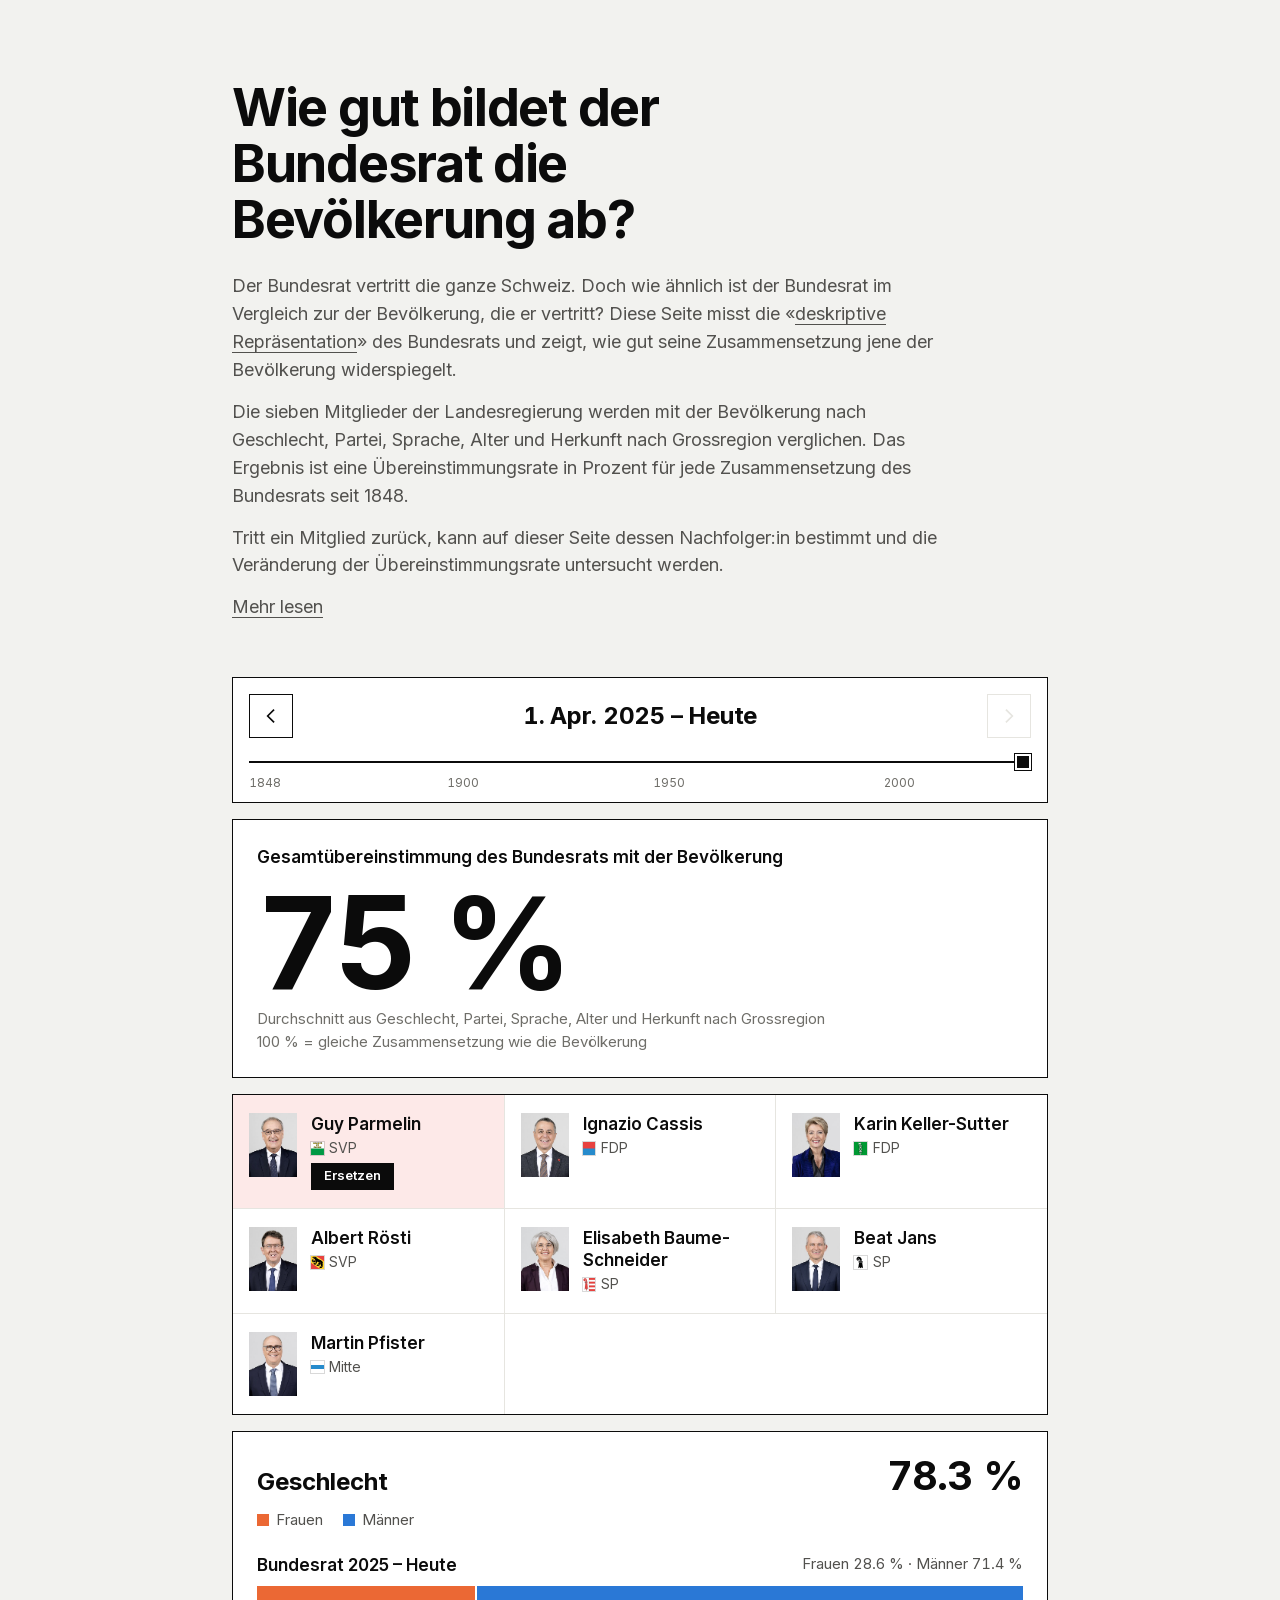
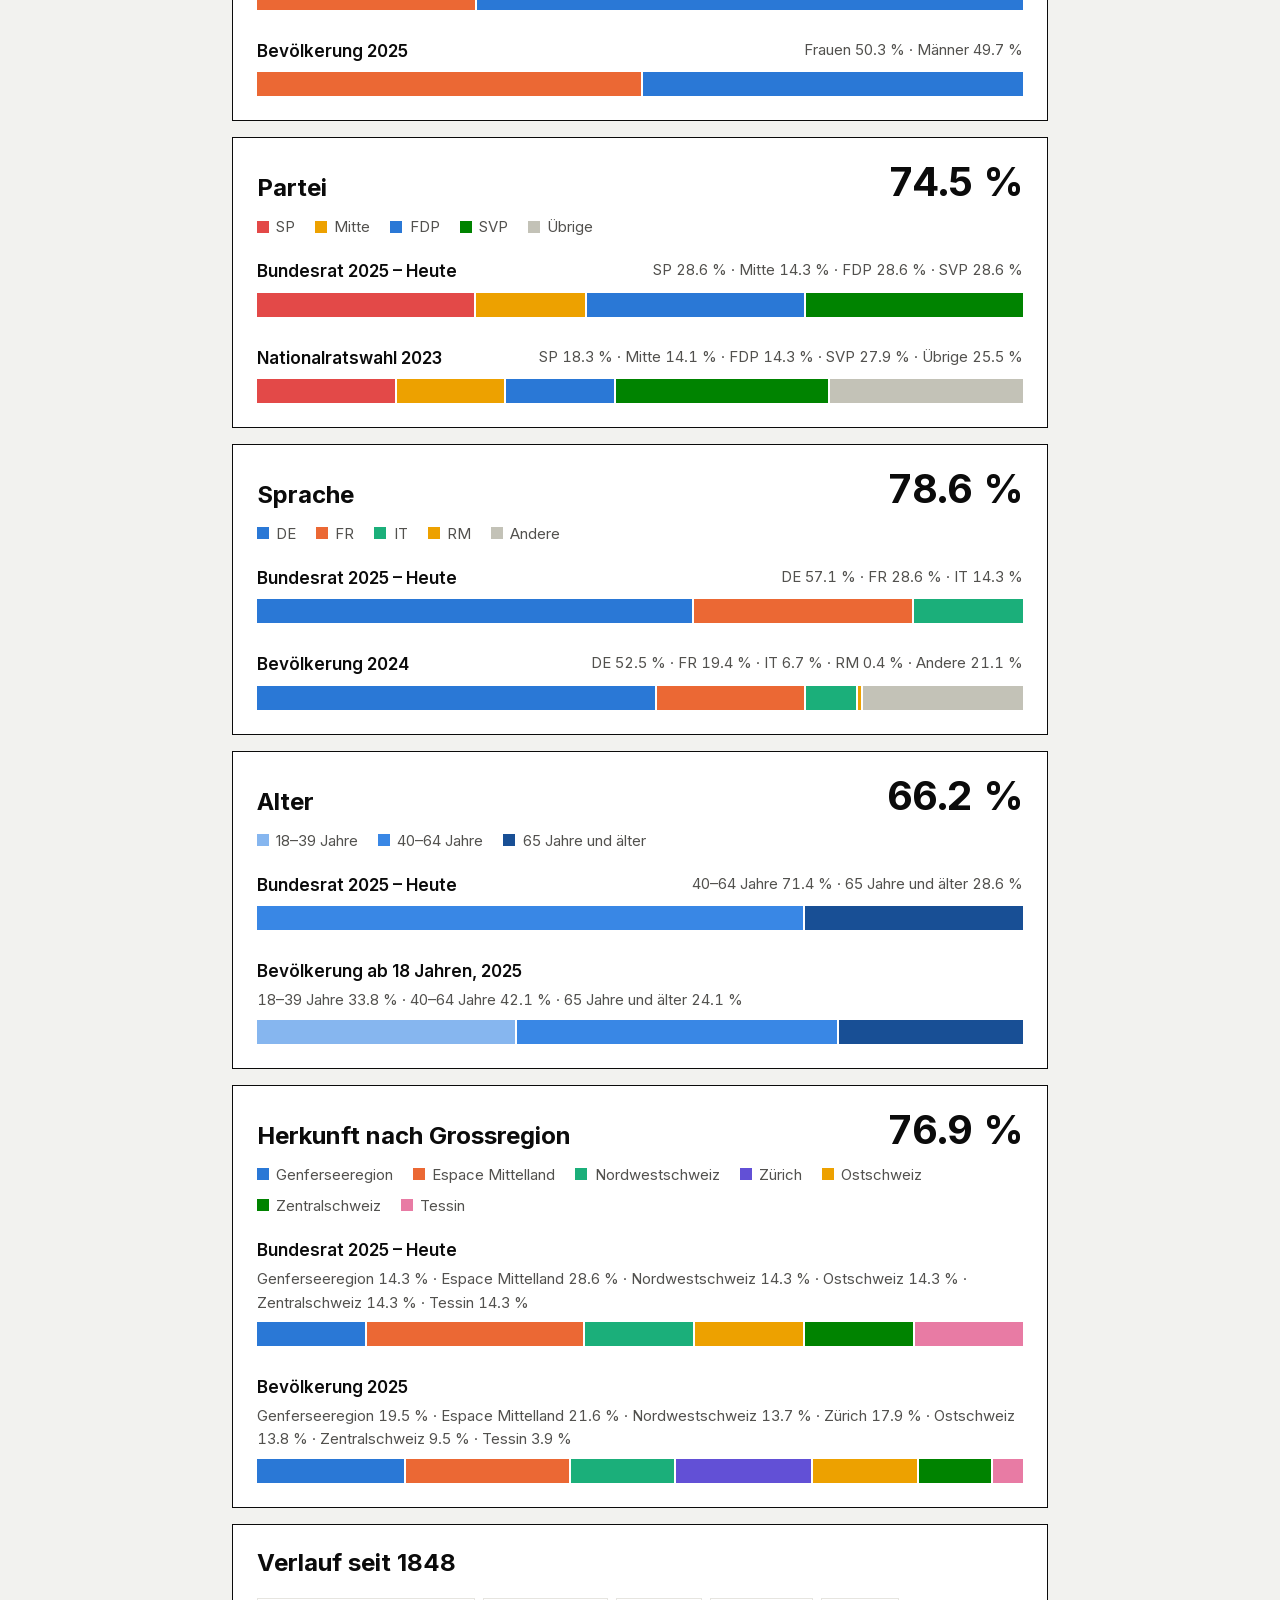
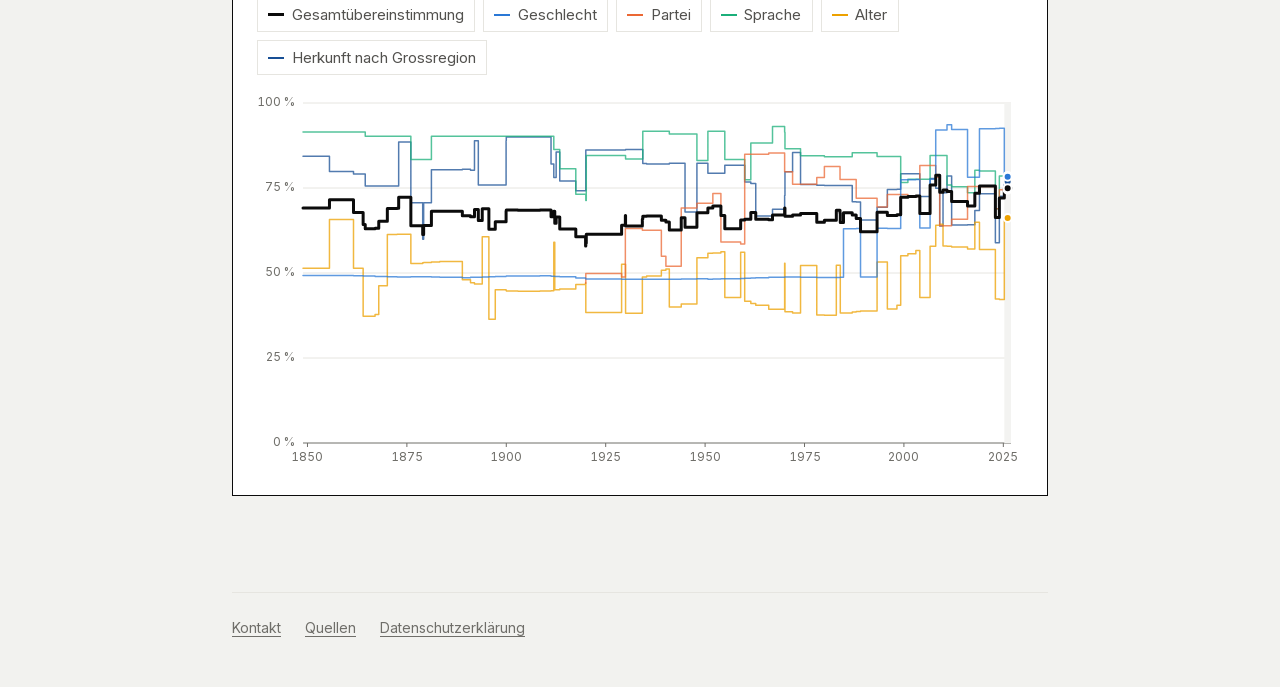
<file: site/index.html>
<!DOCTYPE html>
<!--
  Federal Council representation — single-page app.

  The HTML only holds the page structure. All visible text comes from
  js/i18n.js (elements with a data-i18n="key" attribute are filled in by
  js/app.js), and all numbers are calculated from data/data.json.
-->
<html lang="de-CH">
<head>
  <meta charset="utf-8">
  <meta name="viewport" content="width=device-width, initial-scale=1, viewport-fit=cover">
  <title>Wie gut bildet der Bundesrat die Bevölkerung ab?</title>
  <meta name="description" content="Wie gut bildet der Schweizer Bundesrat die Bevölkerung ab? Ein Vergleich nach Geschlecht, Partei, Sprache, Alter und Herkunft nach Grossregion, für jeden Bundesrat seit 1848.">
  <meta name="theme-color" content="#f2f2ef">
  <!-- The official address of this page, whichever address it was reached
       under (beta, *.pages.dev, www): search engines list this one -->
  <link rel="canonical" href="https://bundesrat.fyi/">
  <!-- Favicon: Material Icons "assured_workload" (Google, Apache License 2.0);
       PNG/ICO for browsers without SVG icons (made from favicon.svg) -->
  <link rel="icon" href="favicon.ico" sizes="32x32">
  <link rel="icon" href="favicon.svg" type="image/svg+xml">
  <link rel="apple-touch-icon" href="apple-touch-icon.png">
  <!-- Start loading the font right away (it is referenced from the CSS) -->
  <link rel="preload" href="fonts/inter-latin.woff2" as="font" type="font/woff2" crossorigin>
  <link rel="stylesheet" href="css/style.css">

  <!-- Google Analytics is loaded by js/analytics.js, and only after consent -->
  <script type="module" src="js/app.js"></script>
</head>
<body>
  <main class="page">

    <!-- Header ---------------------------------------------------------------->
    <!-- Title and intro text: site/content/<language>/intro.md (Markdown,
         js/content.js); its "# …" line is the page title (h1) -->
    <header class="intro">
      <div class="prose intro-text" data-content="intro" hidden></div>
    </header>

    <p class="load-error" id="load-error" role="alert" hidden></p>

    <!-- 1. Navigator: which Council is shown (buttons, slider, ← → keys).
         A direct child of <main> (a sticky element only sticks within its
         parent), so it stays at the top of the screen while scrolling
         through the whole page. Once the big score has scrolled past
         (above the screen), the score appears next to the dates
         ("75 % Gesamtübereinstimmung"); not while reading the intro. ---->
    <div class="panel-head" id="panel-head" hidden>
      <div class="panel-top">
        <button class="nav-btn" id="nav-prev" type="button">
          <svg viewBox="0 0 24 24" aria-hidden="true"><path d="M15 5l-7 7 7 7"/></svg>
        </button>
        <div class="panel-middle">
          <!-- "1. Nov. 2017 – 31. Dez. 2018" (app.js) -->
          <h2 class="panel-period" id="nav-period" aria-live="polite"></h2>
          <p class="nav-score" aria-hidden="true">
            <span id="nav-score"></span>
            <span data-i18n="navScoreLabel"></span>
          </p>
        </div>
        <button class="nav-btn" id="nav-next" type="button">
          <svg viewBox="0 0 24 24" aria-hidden="true"><path d="M9 5l7 7-7 7"/></svg>
        </button>
      </div>
      <input class="range nav-range" id="nav-range" type="range" min="0" step="1">
      <div class="nav-ticks" id="nav-ticks" aria-hidden="true"></div>
    </div>

    <!-- 2. Overall score of the Council shown. The visible number is
         animated, so it is hidden from screen readers; #score-status
         announces the final value instead. --------------------------->
    <section class="score" id="score" aria-labelledby="score-label">
      <p class="score-label" id="score-label" data-i18n="scoreTitle"></p>
      <p class="score-value" id="score-value" aria-hidden="true">–</p>
      <p class="score-caption" id="score-caption"></p>
      <p class="score-caption" data-i18n="scoreCaption"></p>
      <p class="visually-hidden" id="score-status" aria-live="polite"></p>
    </section>

    <!-- 3. The seven members ------------------------------------------>
    <section class="council-panel" id="council-panel" aria-labelledby="nav-period" hidden>
      <ol class="council" id="council-list"></ol>
    </section>

    <!-- Editor for a person replacing a member (built by app.js) -->
    <section class="editor" id="editor" aria-labelledby="editor-title" hidden></section>

    <p class="warning" id="council-warning" hidden></p>

    <!-- 4. One box per comparison (gender, party, language, age,
         Grossregion; built by app.js), then the history: a step line
         chart of all scores since 1848 ------------------------------->
    <section class="compare" data-i18n-label="compareTitle">
      <div class="comparisons" id="comparisons"></div>
      <div class="history" id="history" role="group" aria-labelledby="history-title">
        <h3 class="history-title" id="history-title" data-i18n="historyTitle"></h3>
        <ul class="legend" id="history-legend"></ul>
        <div class="chart" id="history-chart"></div>
      </div>
    </section>

    <!-- Footer ---------------------------------------------------------------->
    <!-- The same footer on every page (index, kontakt, quellen, datenschutz) -->
    <footer class="footer">
      <nav class="footer-links" data-i18n-label="footerLabel">
        <a href="/kontakt" data-i18n="contactLink"></a>
        <a href="/quellen" data-i18n="sourcesLink"></a>
        <a href="/datenschutz" data-i18n="privacyLink"></a>
        <!-- Shown by analytics.js when Google Analytics is set up -->
        <button class="link-button" type="button" data-consent-settings hidden></button>
      </nav>
    </footer>
  </main>

  <!-- One shared tooltip for the comparison bars -->
  <div class="tooltip" id="tooltip" role="tooltip" hidden></div>

  <noscript>
    <p class="page">Diese Seite benötigt JavaScript.</p>
  </noscript>
</body>
</html>
</file>
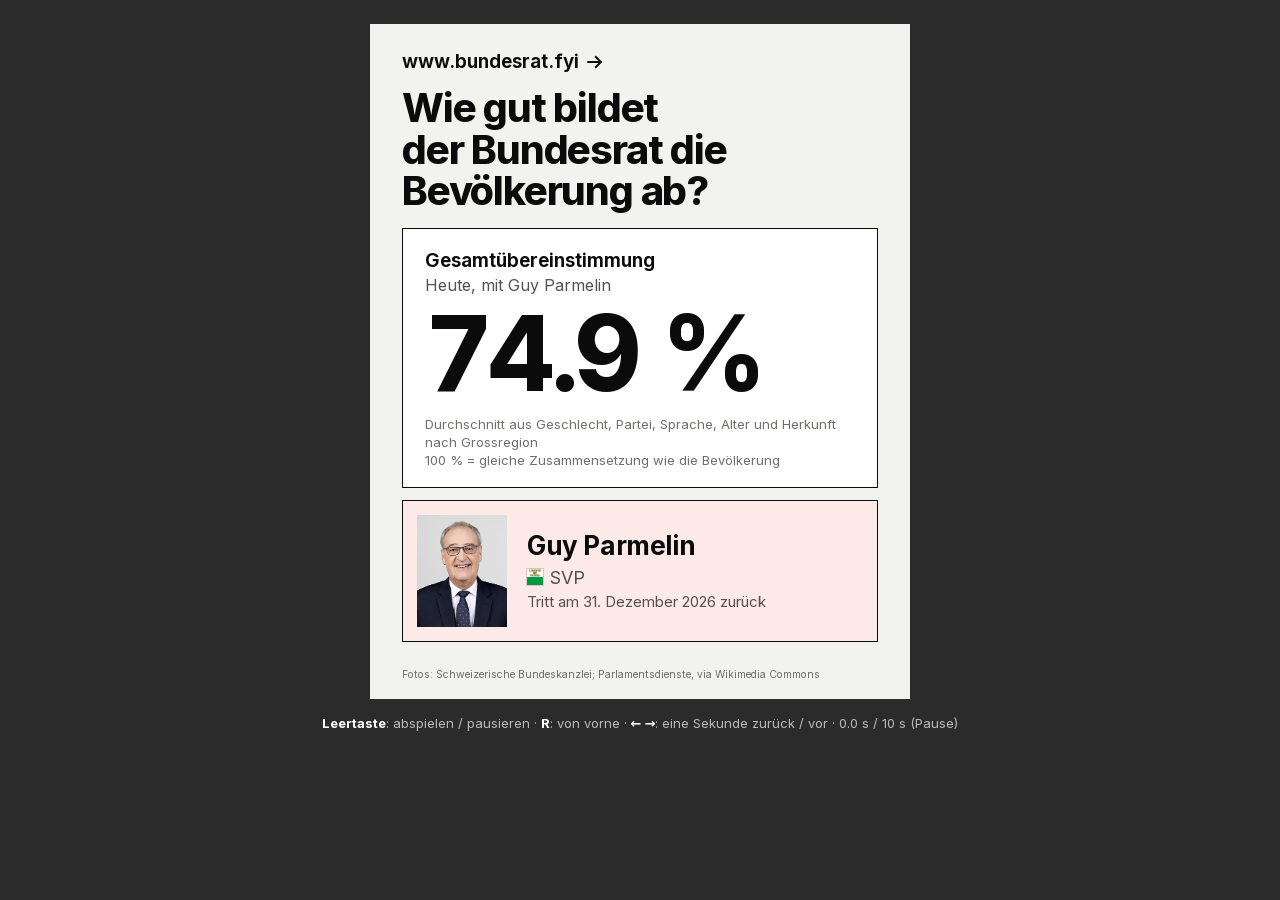
<file: promo/video.html>
<!DOCTYPE html>
<!--
  Short video for LinkedIn: how the official candidates for Guy Parmelin's
  seat would change the Gesamtübereinstimmung. Not part of the website
  (this folder is not published); see promo/README.md.

  The stage is 540 × 675 CSS pixels (4:5). On a Retina screen that is
  exactly 1080 × 1350 pixels, LinkedIn's recommended portrait size.
-->
<html lang="de-CH">
<head>
  <meta charset="utf-8">
  <meta name="viewport" content="width=device-width, initial-scale=1">
  <title>Video: Wer ersetzt Guy Parmelin?</title>
  <link rel="preload" href="../site/fonts/inter-latin.woff2" as="font" type="font/woff2" crossorigin>
  <link rel="stylesheet" href="video.css">
  <script type="module" src="video.js"></script>
</head>
<body>
  <!-- Everything inside #stage is the video; record exactly this area -->
  <div class="stage" id="stage"></div>

  <!-- Outside the recorded area -->
  <p class="controls" id="controls">
    <strong>Leertaste</strong>: abspielen / pausieren ·
    <strong>R</strong>: von vorne ·
    <strong>← →</strong>: eine Sekunde zurück / vor ·
    <span id="clock">0.0 s</span>
  </p>
</body>
</html>
</file>
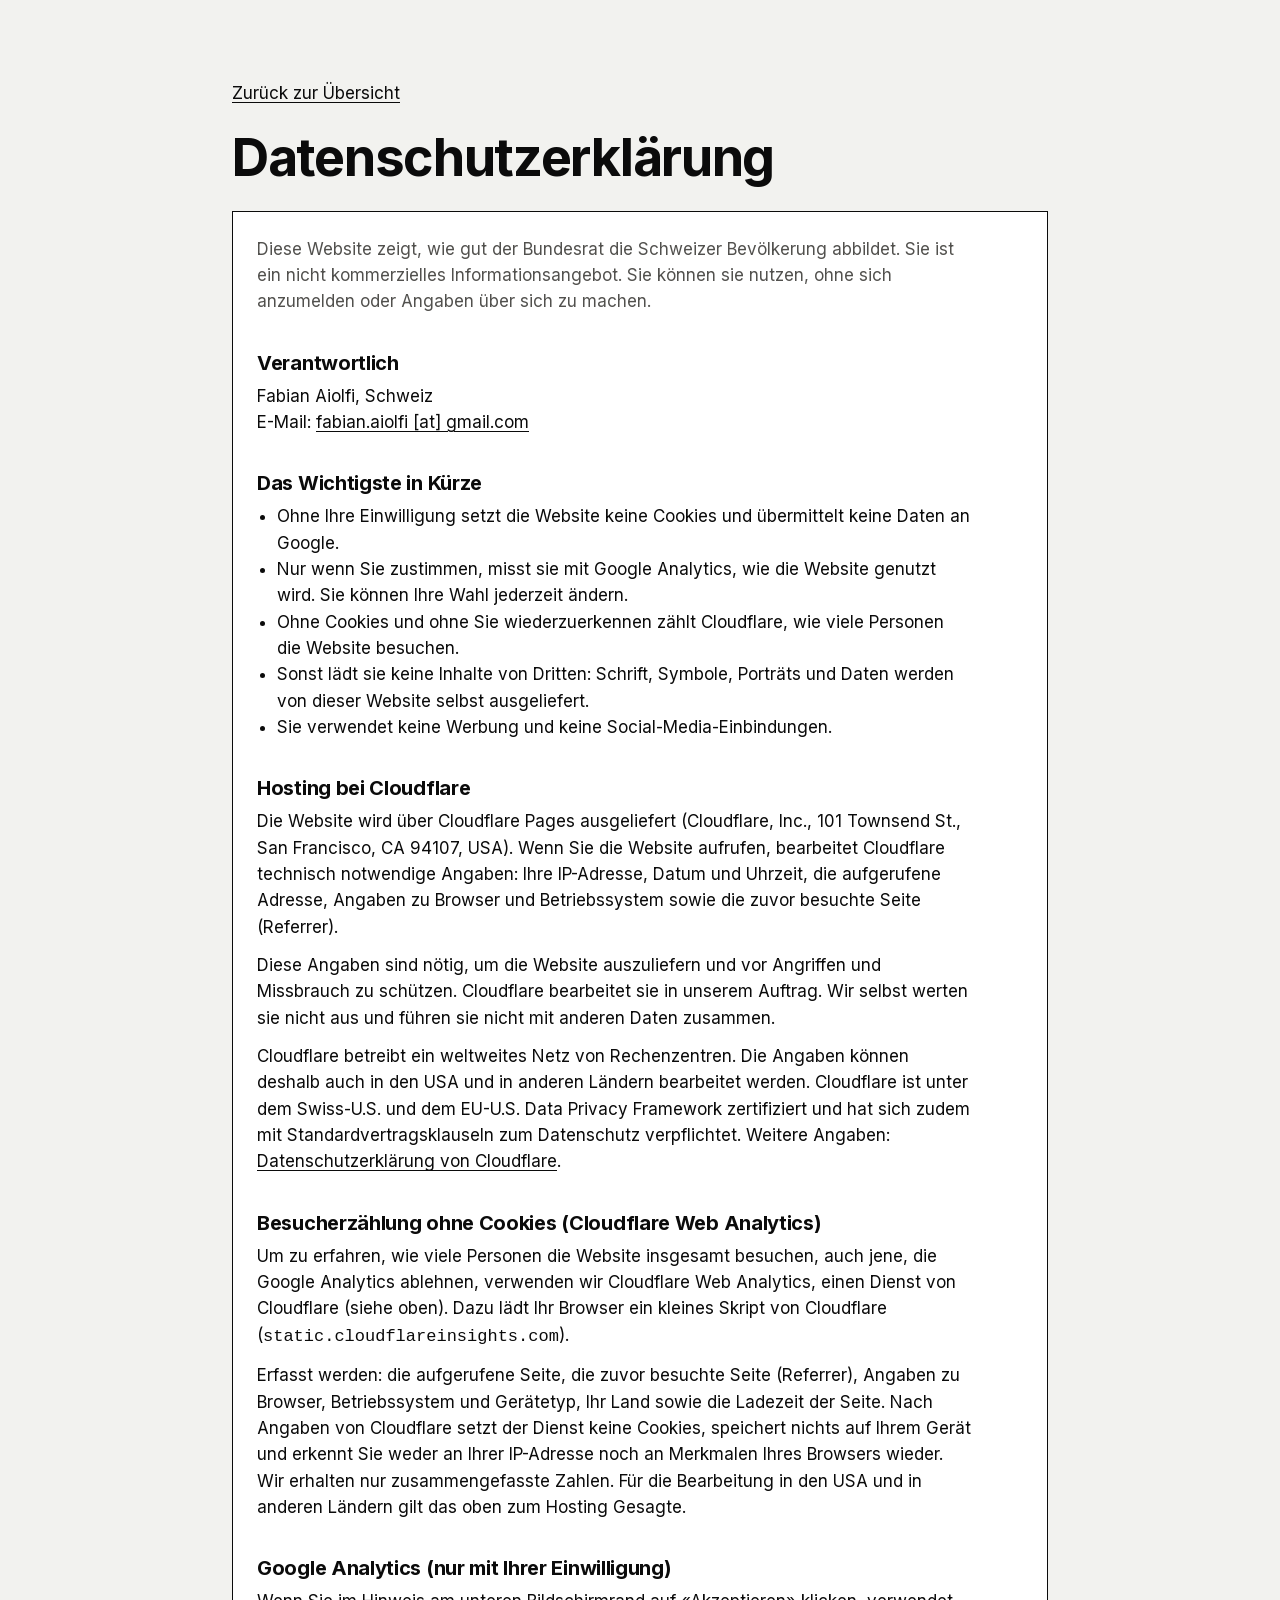
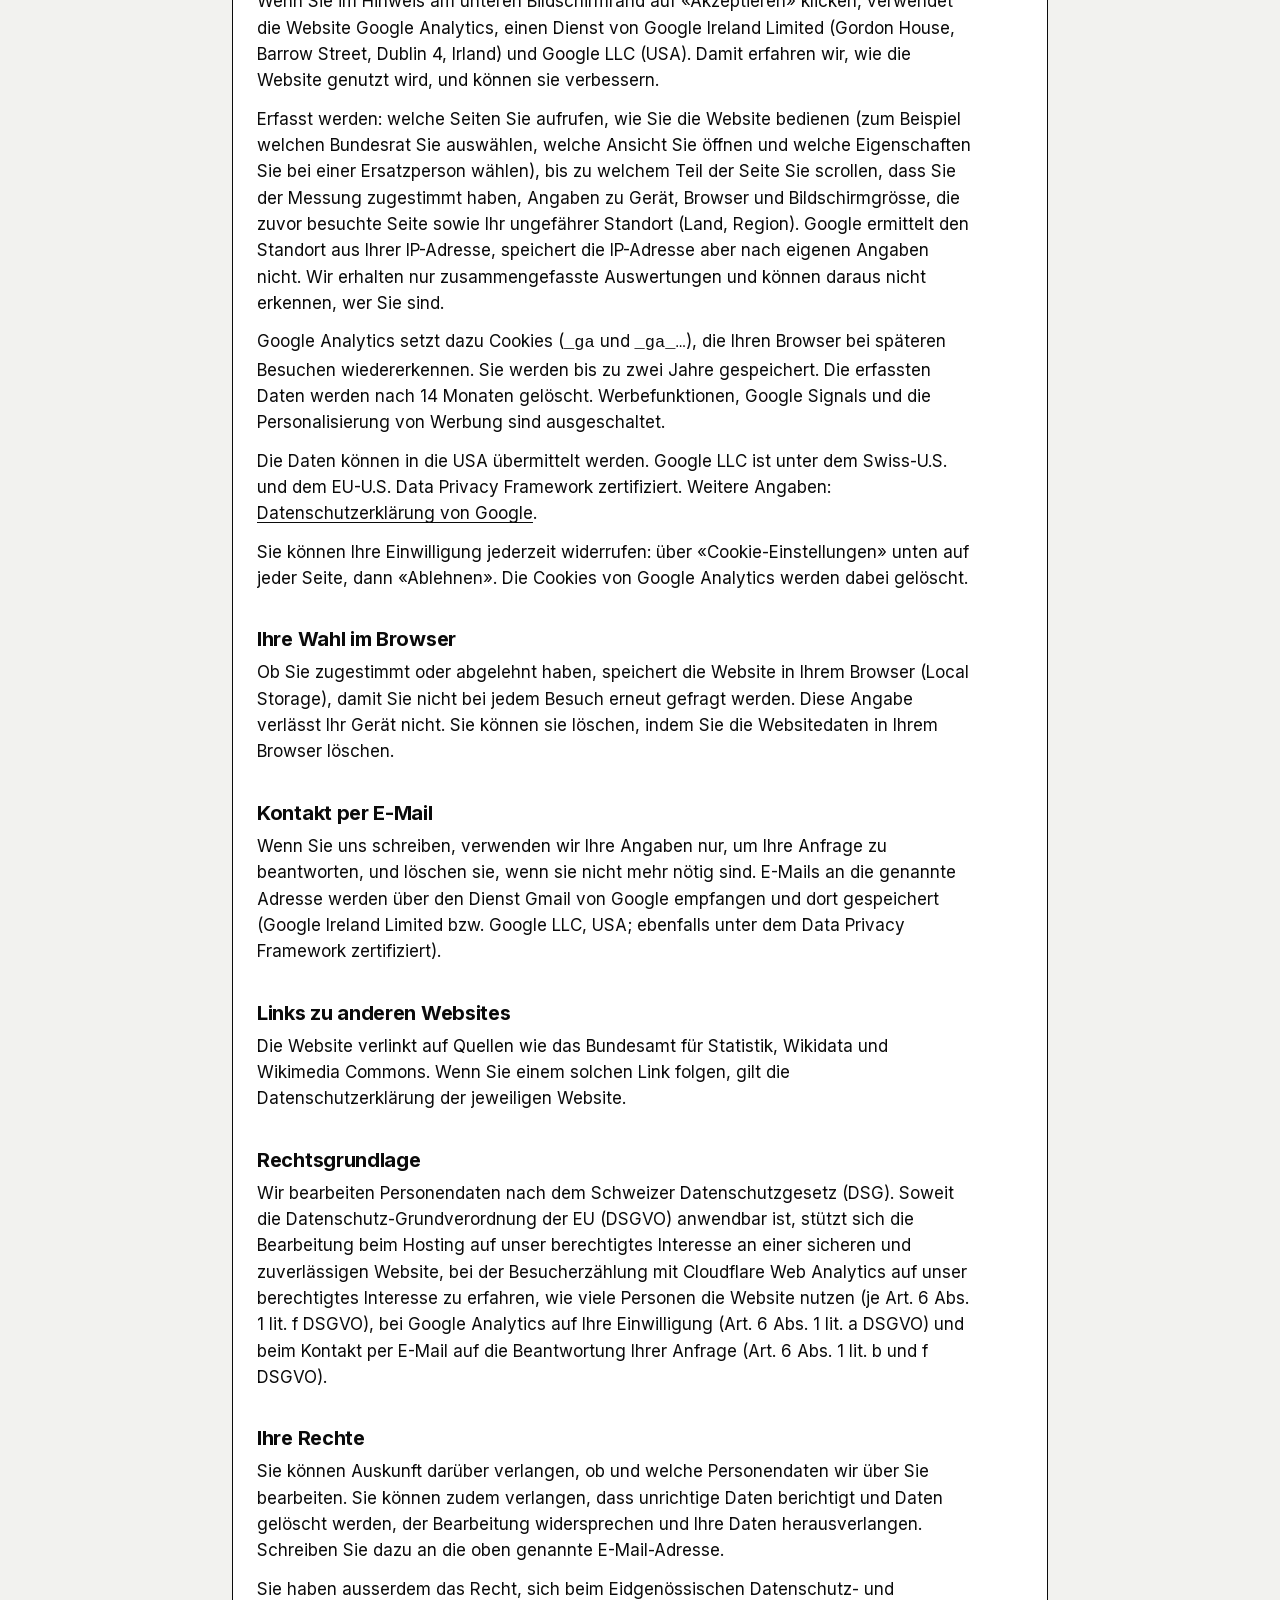
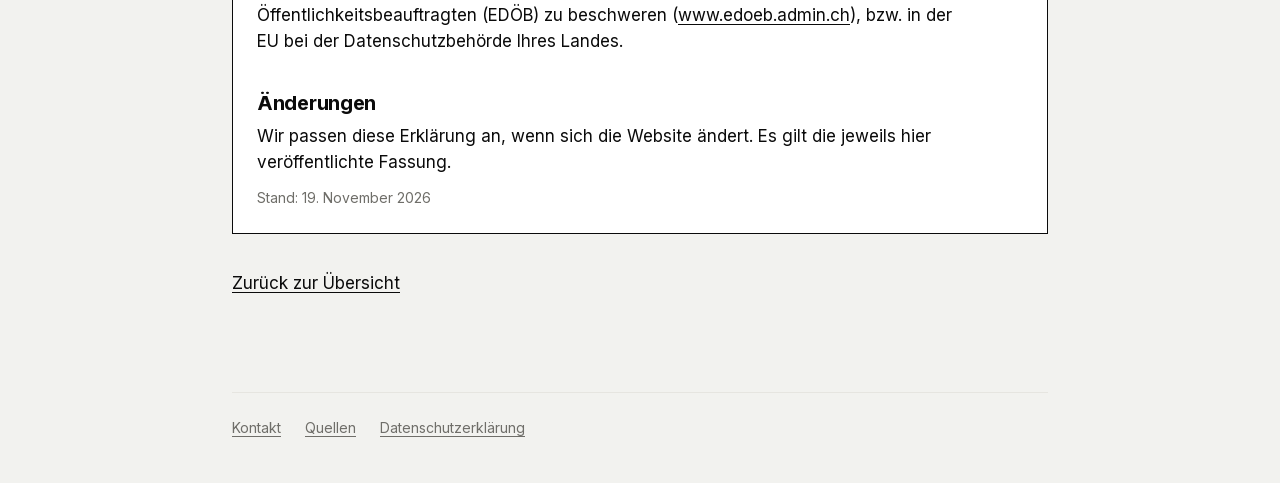
<file: site/datenschutz.html>
<!DOCTYPE html>
<!--
  Privacy policy (Datenschutzerklärung), linked from the footer of index.html.

  A plain static page: no JavaScript, same stylesheet as the app. The text
  is legal wording, so it lives here rather than in js/i18n.js; when the
  language switcher comes, each language gets its own copy of this page.
  Update "Stand" at the bottom whenever the content changes. The section on
  Google Analytics must match js/analytics.js and the settings in Google
  Analytics (data retention: 14 months); the section on Cloudflare Web
  Analytics must match the setting in the Cloudflare dashboard (on/off).
-->
<html lang="de-CH">
<head>
  <meta charset="utf-8">
  <meta name="viewport" content="width=device-width, initial-scale=1, viewport-fit=cover">
  <title>Datenschutzerklärung – Wie gut bildet der Bundesrat die Bevölkerung ab?</title>
  <meta name="theme-color" content="#f2f2ef">
  <!-- The official address of this page, whichever address it was reached
       under (beta, *.pages.dev, www): search engines list this one -->
  <link rel="canonical" href="https://bundesrat.fyi/datenschutz">
  <!-- Favicon: Material Icons "assured_workload" (Google, Apache License 2.0);
       PNG/ICO for browsers without SVG icons (made from favicon.svg) -->
  <link rel="icon" href="favicon.ico" sizes="32x32">
  <link rel="icon" href="favicon.svg" type="image/svg+xml">
  <link rel="apple-touch-icon" href="apple-touch-icon.png">
  <link rel="preload" href="fonts/inter-latin.woff2" as="font" type="font/woff2" crossorigin>
  <link rel="stylesheet" href="css/style.css">
  <!-- Footer and header text, consent banner and "Cookie-Einstellungen"
       (Google Analytics only after consent), email link -->
  <script type="module">
    import { fillText } from "./js/i18n.js";
    import { setupAnalytics } from "./js/analytics.js";
    import { setupEmail } from "./js/email.js";
    fillText();
    setupAnalytics();
    setupEmail();
  </script>
</head>
<body>
  <main class="page text-page">

    <header class="intro">
      <p class="back-link back-link-top"><a href="./" data-i18n="backHome">Zurück zur Übersicht</a></p>
      <h1>Datenschutzerklärung</h1>
    </header>

    <div class="box text-box">
      <p class="text-lead">
        Diese Website zeigt, wie gut der Bundesrat die Schweizer Bevölkerung
        abbildet. Sie ist ein nicht kommerzielles Informationsangebot. Sie
        können sie nutzen, ohne sich anzumelden oder Angaben über sich zu
        machen.
      </p>

      <h2>Verantwortlich</h2>
      <p>
        Fabian Aiolfi, Schweiz<br>
        E-Mail: <span data-email="moc.liamg#ifloia.naibaf">fabian.aiolfi [at] gmail.com</span>
      </p>

      <h2>Das Wichtigste in Kürze</h2>
      <ul>
        <li>
          Ohne Ihre Einwilligung setzt die Website keine Cookies und übermittelt
          keine Daten an Google.
        </li>
        <li>
          Nur wenn Sie zustimmen, misst sie mit Google Analytics, wie die
          Website genutzt wird. Sie können Ihre Wahl jederzeit ändern.
        </li>
        <li>
          Ohne Cookies und ohne Sie wiederzuerkennen zählt Cloudflare, wie
          viele Personen die Website besuchen.
        </li>
        <li>
          Sonst lädt sie keine Inhalte von Dritten: Schrift, Symbole, Porträts
          und Daten werden von dieser Website selbst ausgeliefert.
        </li>
        <li>Sie verwendet keine Werbung und keine Social-Media-Einbindungen.</li>
      </ul>

      <h2>Hosting bei Cloudflare</h2>
      <p>
        Die Website wird über Cloudflare Pages ausgeliefert (Cloudflare, Inc.,
        101 Townsend St., San Francisco, CA 94107, USA). Wenn Sie die Website
        aufrufen, bearbeitet Cloudflare technisch notwendige Angaben: Ihre
        IP-Adresse, Datum und Uhrzeit, die aufgerufene Adresse, Angaben zu
        Browser und Betriebssystem sowie die zuvor besuchte Seite (Referrer).
      </p>
      <p>
        Diese Angaben sind nötig, um die Website auszuliefern und vor
        Angriffen und Missbrauch zu schützen. Cloudflare bearbeitet sie in
        unserem Auftrag. Wir selbst werten sie nicht aus und führen sie nicht
        mit anderen Daten zusammen.
      </p>
      <p>
        Cloudflare betreibt ein weltweites Netz von Rechenzentren. Die Angaben
        können deshalb auch in den USA und in anderen Ländern bearbeitet
        werden. Cloudflare ist unter dem Swiss-U.S. und dem EU-U.S. Data
        Privacy Framework zertifiziert und hat sich zudem mit
        Standardvertragsklauseln zum Datenschutz verpflichtet. Weitere
        Angaben:
        <a href="https://www.cloudflare.com/privacypolicy/" target="_blank" rel="noopener">Datenschutzerklärung von Cloudflare</a>.
      </p>

      <h2>Besucherzählung ohne Cookies (Cloudflare Web Analytics)</h2>
      <p>
        Um zu erfahren, wie viele Personen die Website insgesamt besuchen,
        auch jene, die Google Analytics ablehnen, verwenden wir Cloudflare
        Web Analytics, einen Dienst von Cloudflare (siehe oben). Dazu lädt
        Ihr Browser ein kleines Skript von Cloudflare
        (<code>static.cloudflareinsights.com</code>).
      </p>
      <p>
        Erfasst werden: die aufgerufene Seite, die zuvor besuchte Seite
        (Referrer), Angaben zu Browser, Betriebssystem und Gerätetyp, Ihr
        Land sowie die Ladezeit der Seite. Nach Angaben von Cloudflare setzt
        der Dienst keine Cookies, speichert nichts auf Ihrem Gerät und erkennt
        Sie weder an Ihrer IP-Adresse noch an Merkmalen Ihres Browsers wieder.
        Wir erhalten nur zusammengefasste Zahlen. Für die Bearbeitung in den
        USA und in anderen Ländern gilt das oben zum Hosting Gesagte.
      </p>

      <h2>Google Analytics (nur mit Ihrer Einwilligung)</h2>
      <p>
        Wenn Sie im Hinweis am unteren Bildschirmrand auf «Akzeptieren»
        klicken, verwendet die Website Google Analytics, einen Dienst von
        Google Ireland Limited (Gordon House, Barrow Street, Dublin 4, Irland)
        und Google LLC (USA). Damit erfahren wir, wie die Website genutzt wird,
        und können sie verbessern.
      </p>
      <p>
        Erfasst werden: welche Seiten Sie aufrufen, wie Sie die Website
        bedienen (zum Beispiel welchen Bundesrat Sie auswählen, welche Ansicht
        Sie öffnen und welche Eigenschaften Sie bei einer Ersatzperson wählen),
        bis zu welchem Teil der Seite Sie scrollen, dass Sie der Messung
        zugestimmt haben, Angaben zu Gerät, Browser und Bildschirmgrösse, die
        zuvor besuchte Seite sowie Ihr ungefährer Standort (Land, Region). Google ermittelt
        den Standort aus Ihrer IP-Adresse, speichert die IP-Adresse aber nach
        eigenen Angaben nicht. Wir erhalten nur zusammengefasste Auswertungen
        und können daraus nicht erkennen, wer Sie sind.
      </p>
      <p>
        Google Analytics setzt dazu Cookies (<code>_ga</code> und
        <code>_ga_…</code>), die Ihren Browser bei späteren Besuchen
        wiedererkennen. Sie werden bis zu zwei Jahre gespeichert. Die
        erfassten Daten werden nach 14 Monaten gelöscht. Werbefunktionen,
        Google Signals und die Personalisierung von Werbung sind ausgeschaltet.
      </p>
      <p>
        Die Daten können in die USA übermittelt werden. Google LLC ist unter
        dem Swiss-U.S. und dem EU-U.S. Data Privacy Framework zertifiziert.
        Weitere Angaben:
        <a href="https://policies.google.com/privacy" target="_blank" rel="noopener">Datenschutzerklärung von Google</a>.
      </p>
      <p>
        Sie können Ihre Einwilligung jederzeit widerrufen: über
        «Cookie-Einstellungen» unten auf jeder Seite, dann «Ablehnen». Die
        Cookies von Google Analytics werden dabei gelöscht.
        <button class="link-button" type="button" data-consent-settings hidden></button>
      </p>

      <h2>Ihre Wahl im Browser</h2>
      <p>
        Ob Sie zugestimmt oder abgelehnt haben, speichert die Website in Ihrem
        Browser (Local Storage), damit Sie nicht bei jedem Besuch erneut
        gefragt werden. Diese Angabe verlässt Ihr Gerät nicht. Sie können sie
        löschen, indem Sie die Websitedaten in Ihrem Browser löschen.
      </p>

      <h2>Kontakt per E-Mail</h2>
      <p>
        Wenn Sie uns schreiben, verwenden wir Ihre Angaben nur, um Ihre
        Anfrage zu beantworten, und löschen sie, wenn sie nicht mehr nötig
        sind. E-Mails an die genannte Adresse werden über den Dienst Gmail von
        Google empfangen und dort gespeichert (Google Ireland Limited bzw.
        Google LLC, USA; ebenfalls unter dem Data Privacy Framework
        zertifiziert).
      </p>

      <h2>Links zu anderen Websites</h2>
      <p>
        Die Website verlinkt auf Quellen wie das Bundesamt für Statistik,
        Wikidata und Wikimedia Commons. Wenn Sie einem solchen Link folgen,
        gilt die Datenschutzerklärung der jeweiligen Website.
      </p>

      <h2>Rechtsgrundlage</h2>
      <p>
        Wir bearbeiten Personendaten nach dem Schweizer Datenschutzgesetz
        (DSG). Soweit die Datenschutz-Grundverordnung der EU (DSGVO) anwendbar
        ist, stützt sich die Bearbeitung beim Hosting auf unser berechtigtes
        Interesse an einer sicheren und zuverlässigen Website, bei der
        Besucherzählung mit Cloudflare Web Analytics auf unser berechtigtes
        Interesse zu erfahren, wie viele Personen die Website nutzen (je Art. 6
        Abs. 1 lit. f DSGVO), bei Google Analytics auf Ihre Einwilligung (Art. 6
        Abs. 1 lit. a DSGVO) und beim Kontakt per E-Mail auf die Beantwortung
        Ihrer Anfrage (Art. 6 Abs. 1 lit. b und f DSGVO).
      </p>

      <h2>Ihre Rechte</h2>
      <p>
        Sie können Auskunft darüber verlangen, ob und welche Personendaten wir
        über Sie bearbeiten. Sie können zudem verlangen, dass unrichtige Daten
        berichtigt und Daten gelöscht werden, der Bearbeitung widersprechen und
        Ihre Daten herausverlangen. Schreiben Sie dazu an die oben genannte
        E-Mail-Adresse.
      </p>
      <p>
        Sie haben ausserdem das Recht, sich beim Eidgenössischen
        Datenschutz- und Öffentlichkeitsbeauftragten (EDÖB) zu beschweren
        (<a href="https://www.edoeb.admin.ch" target="_blank" rel="noopener">www.edoeb.admin.ch</a>), bzw. in
        der EU bei der Datenschutzbehörde Ihres Landes.
      </p>

      <h2>Änderungen</h2>
      <p>
        Wir passen diese Erklärung an, wenn sich die Website ändert. Es gilt
        die jeweils hier veröffentlichte Fassung.
      </p>

      <p class="text-note">Stand: 19. November 2026</p>
    </div>

    <p class="back-link"><a href="./" data-i18n="backHome">Zurück zur Übersicht</a></p>

    <!-- The same footer on every page (index, kontakt, quellen, datenschutz) -->
    <footer class="footer">
      <nav class="footer-links" data-i18n-label="footerLabel">
        <a href="/kontakt" data-i18n="contactLink">Kontakt</a>
        <a href="/quellen" data-i18n="sourcesLink">Quellen</a>
        <a href="/datenschutz" data-i18n="privacyLink" aria-current="page">Datenschutzerklärung</a>
        <!-- Shown by analytics.js when Google Analytics is set up -->
        <button class="link-button" type="button" data-consent-settings hidden></button>
      </nav>
    </footer>
  </main>
</body>
</html>
</file>
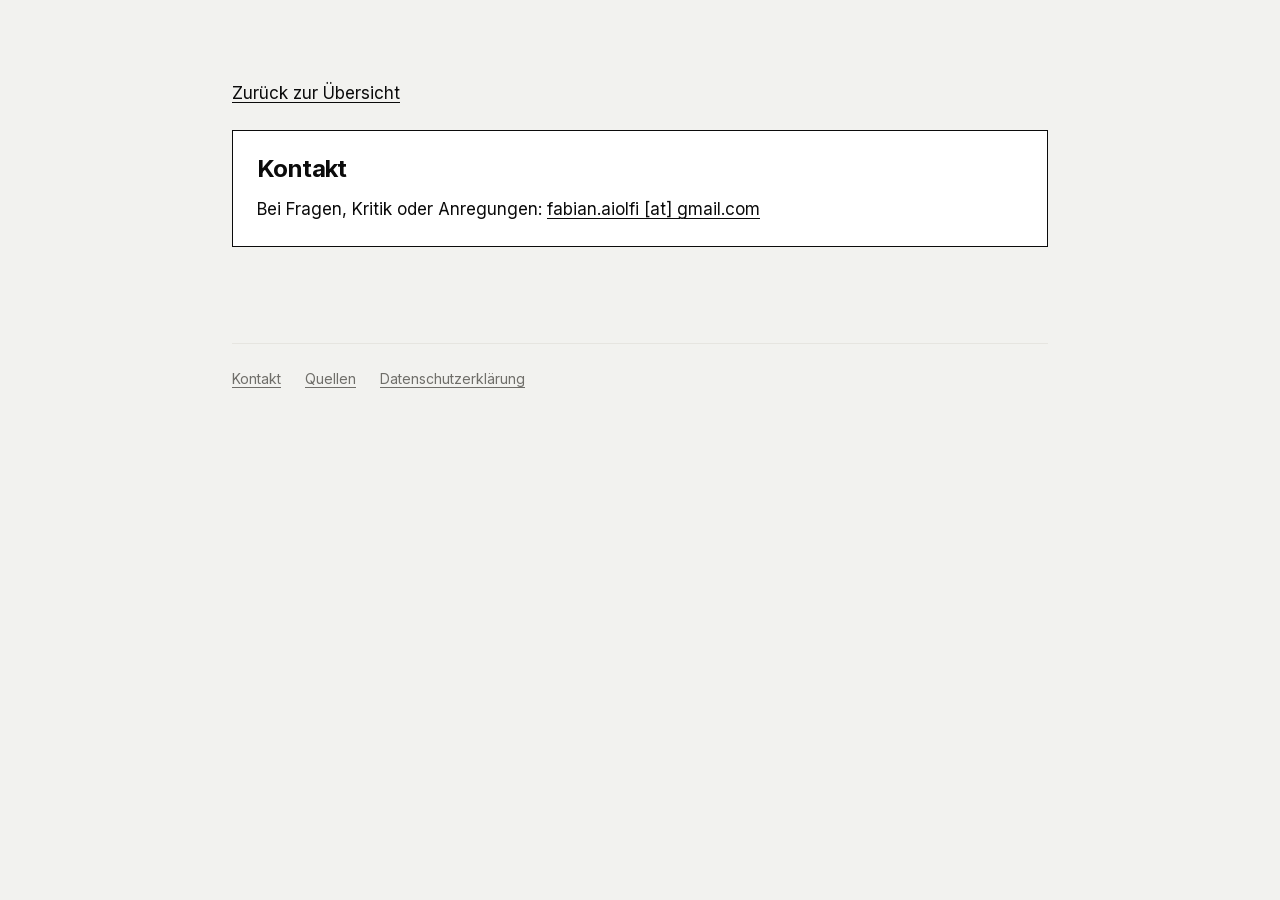
<file: site/kontakt.html>
<!DOCTYPE html>
<!--
  Contact page ("Kontakt"), linked from the footer of every page.

  A plain static page like the privacy policy: same stylesheet, the footer
  text from js/i18n.js, and the email address protected from spam bots by
  js/email.js (only "name [at] domain" is in the HTML).
-->
<html lang="de-CH">
<head>
  <meta charset="utf-8">
  <meta name="viewport" content="width=device-width, initial-scale=1, viewport-fit=cover">
  <title>Kontakt – Wie gut bildet der Bundesrat die Bevölkerung ab?</title>
  <meta name="theme-color" content="#f2f2ef">
  <!-- The official address of this page, whichever address it was reached
       under (beta, *.pages.dev, www): search engines list this one -->
  <link rel="canonical" href="https://bundesrat.fyi/kontakt">
  <!-- Favicon: Material Icons "assured_workload" (Google, Apache License 2.0);
       PNG/ICO for browsers without SVG icons (made from favicon.svg) -->
  <link rel="icon" href="favicon.ico" sizes="32x32">
  <link rel="icon" href="favicon.svg" type="image/svg+xml">
  <link rel="apple-touch-icon" href="apple-touch-icon.png">
  <link rel="preload" href="fonts/inter-latin.woff2" as="font" type="font/woff2" crossorigin>
  <link rel="stylesheet" href="css/style.css">
  <!-- Footer text, consent banner and "Cookie-Einstellungen" (Google
       Analytics only after consent), email link -->
  <script type="module">
    import { fillText } from "./js/i18n.js";
    import { setupAnalytics } from "./js/analytics.js";
    import { setupEmail } from "./js/email.js";
    fillText();
    setupAnalytics();
    setupEmail();
  </script>
</head>
<body>
  <main class="page text-page">

    <header class="intro">
      <p class="back-link back-link-top"><a href="./" data-i18n="backHome">Zurück zur Übersicht</a></p>
    </header>

    <!-- The title sits in the box, like "Geschlecht" in the boxes of the main page -->
    <div class="box text-box">
      <h1 class="box-title">Kontakt</h1>
      <p>
        Bei Fragen, Kritik oder Anregungen:
        <span data-email="moc.liamg#ifloia.naibaf">fabian.aiolfi [at] gmail.com</span>
      </p>
    </div>

    <!-- The same footer on every page (index, kontakt, quellen, datenschutz) -->
    <footer class="footer">
      <nav class="footer-links" data-i18n-label="footerLabel">
        <a href="/kontakt" data-i18n="contactLink" aria-current="page">Kontakt</a>
        <a href="/quellen" data-i18n="sourcesLink">Quellen</a>
        <a href="/datenschutz" data-i18n="privacyLink">Datenschutzerklärung</a>
        <!-- Shown by analytics.js when Google Analytics is set up -->
        <button class="link-button" type="button" data-consent-settings hidden></button>
      </nav>
    </footer>
  </main>
</body>
</html>
</file>
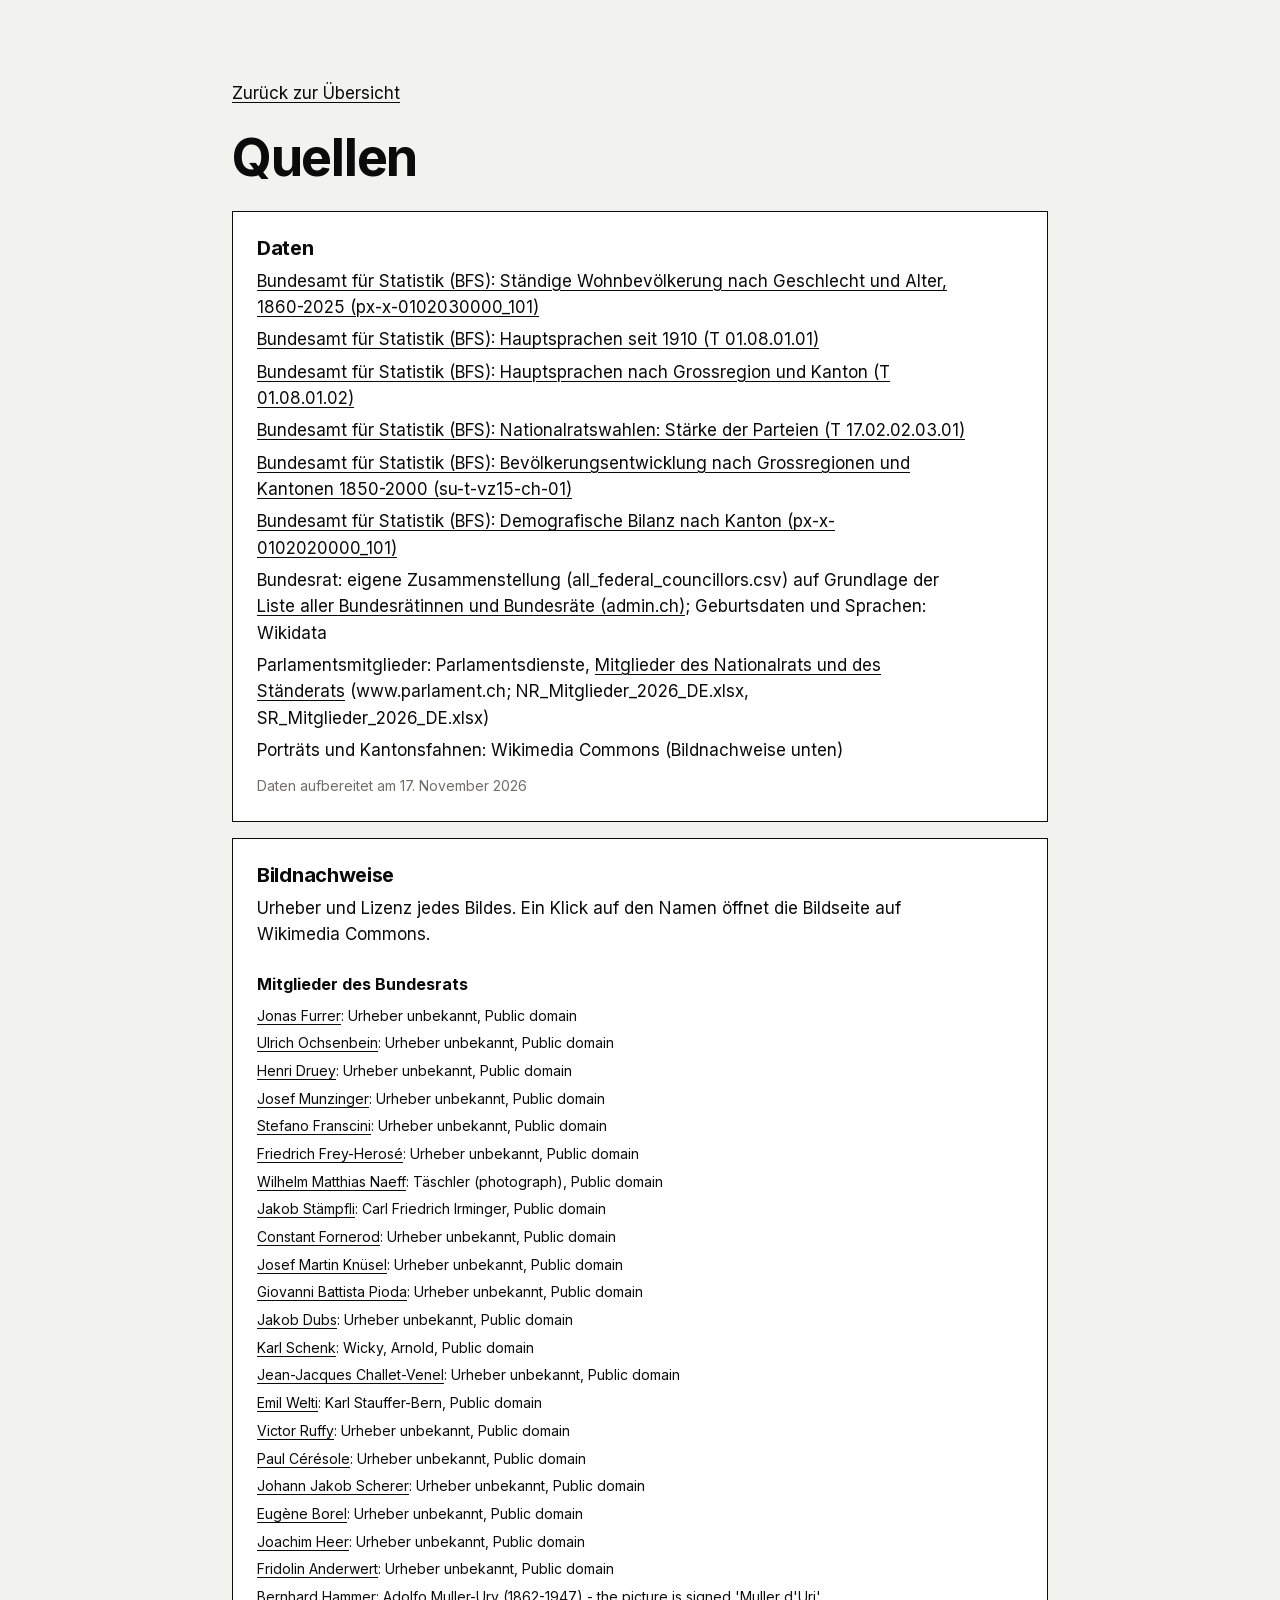
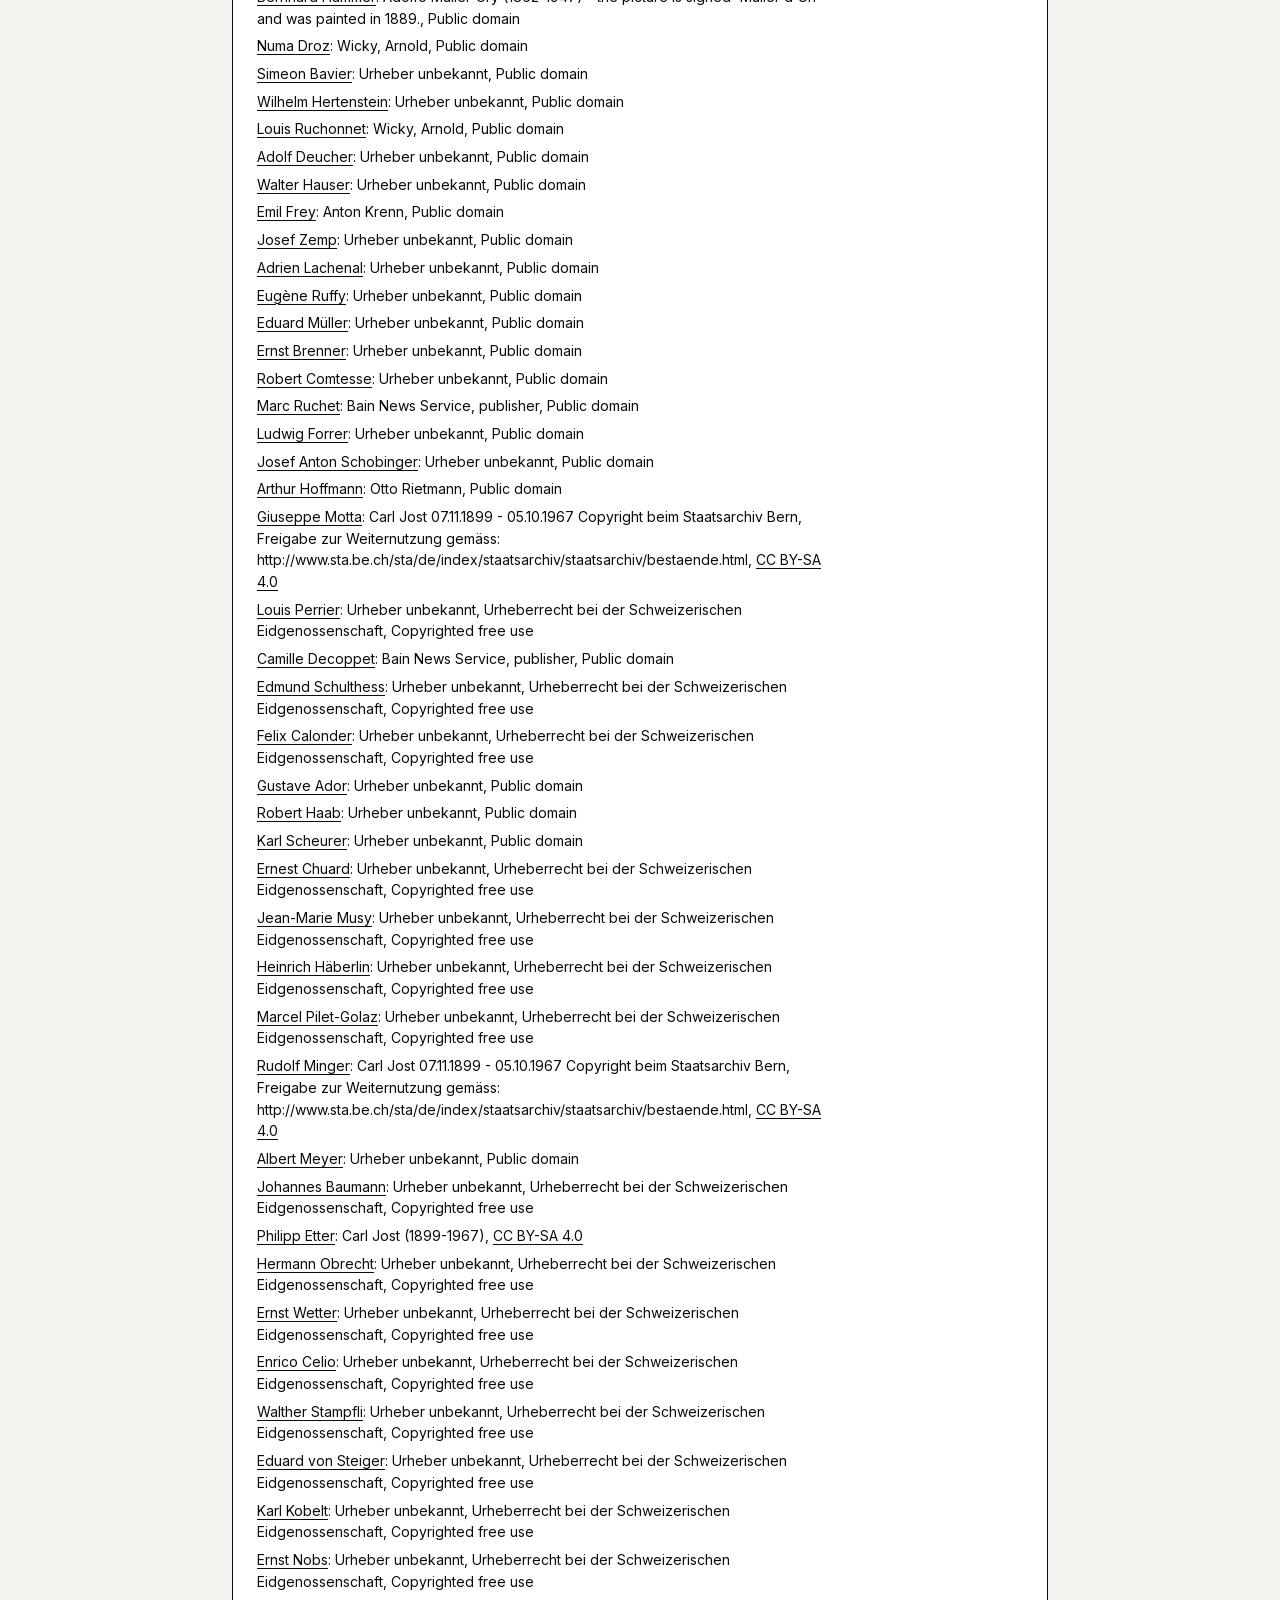
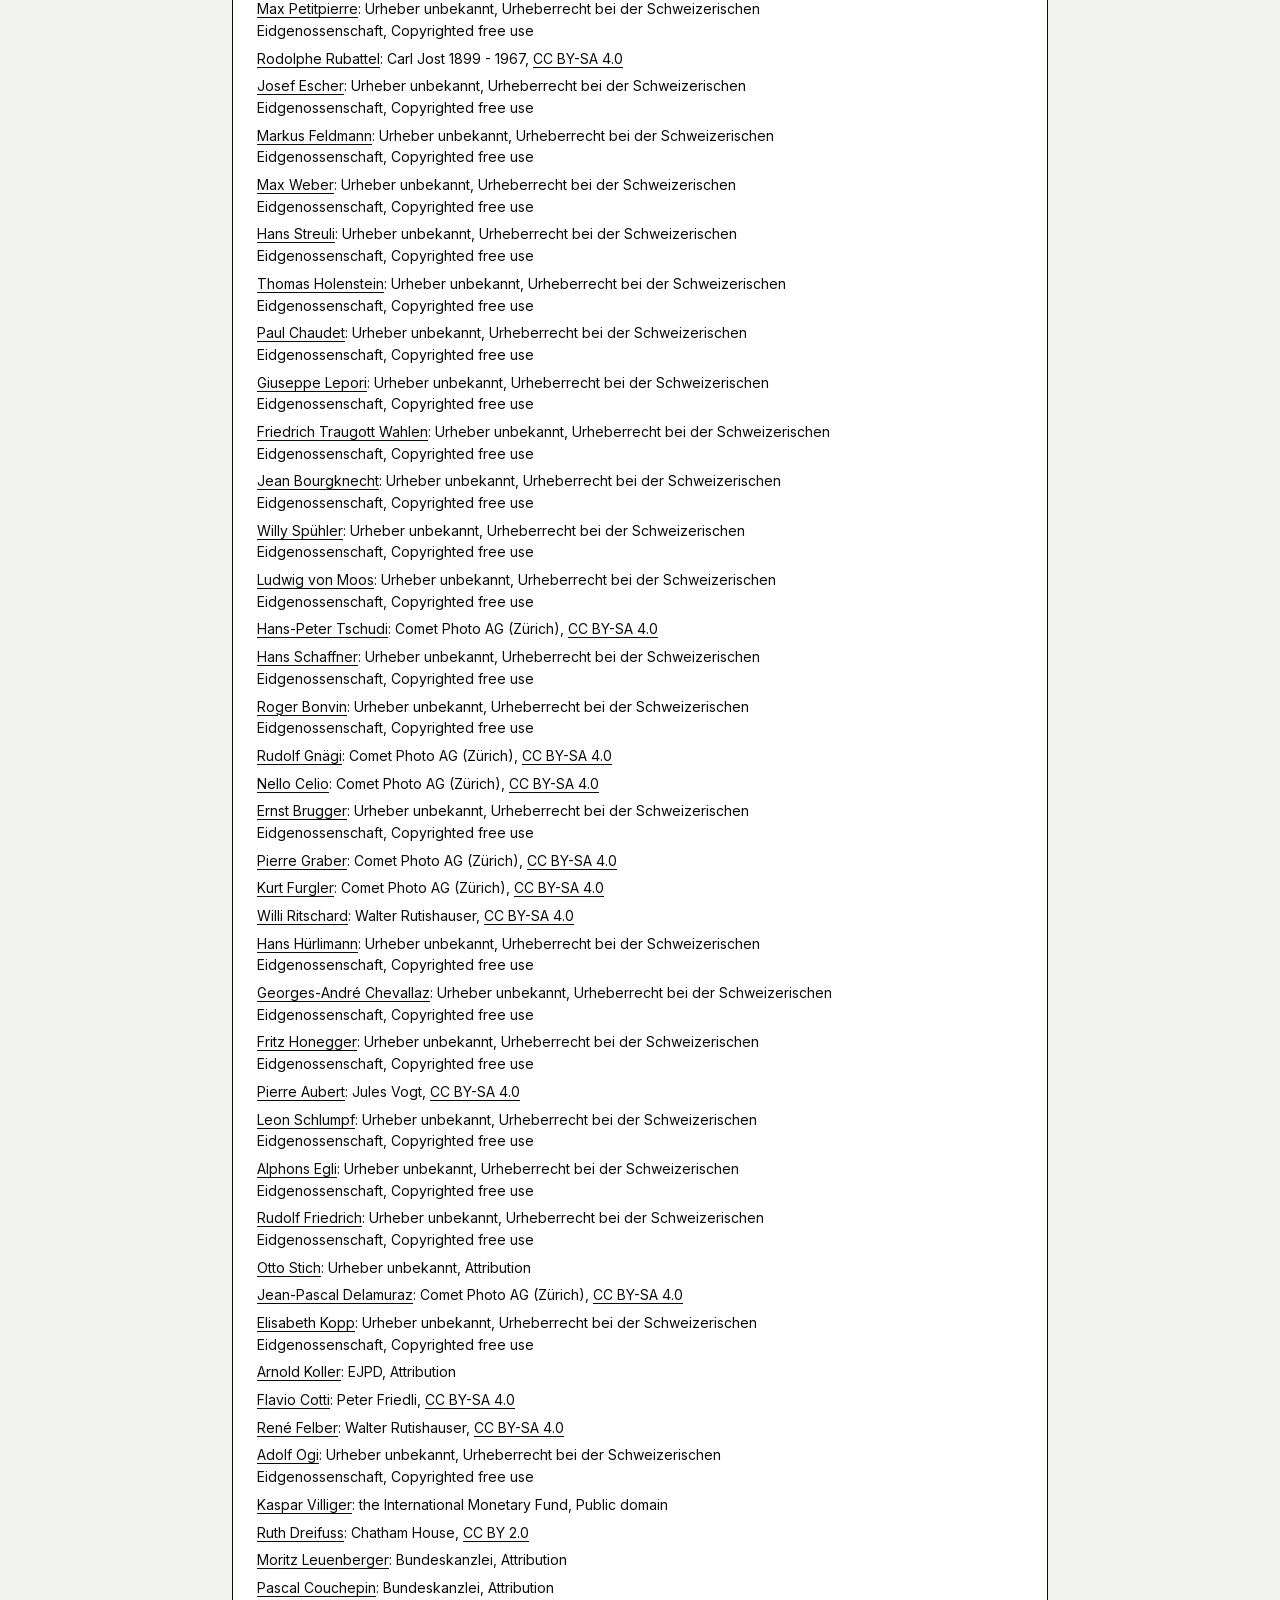
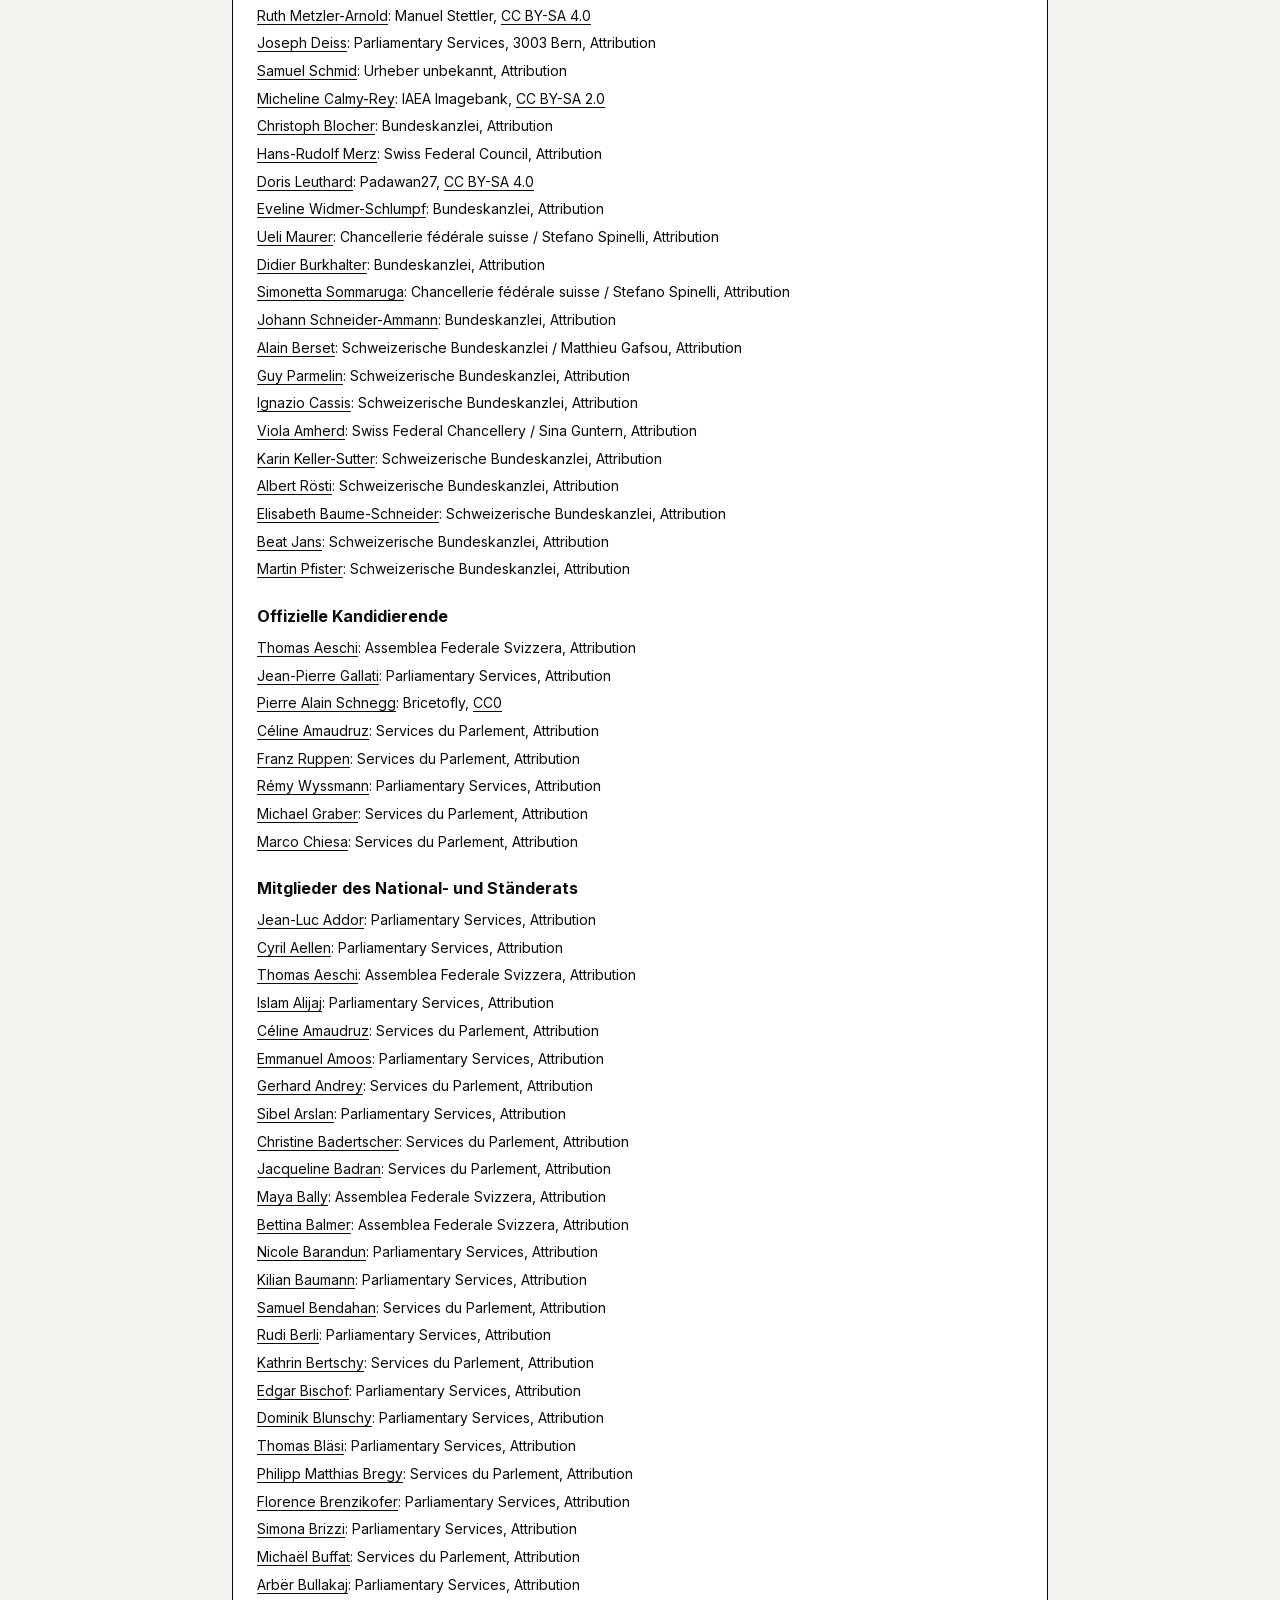
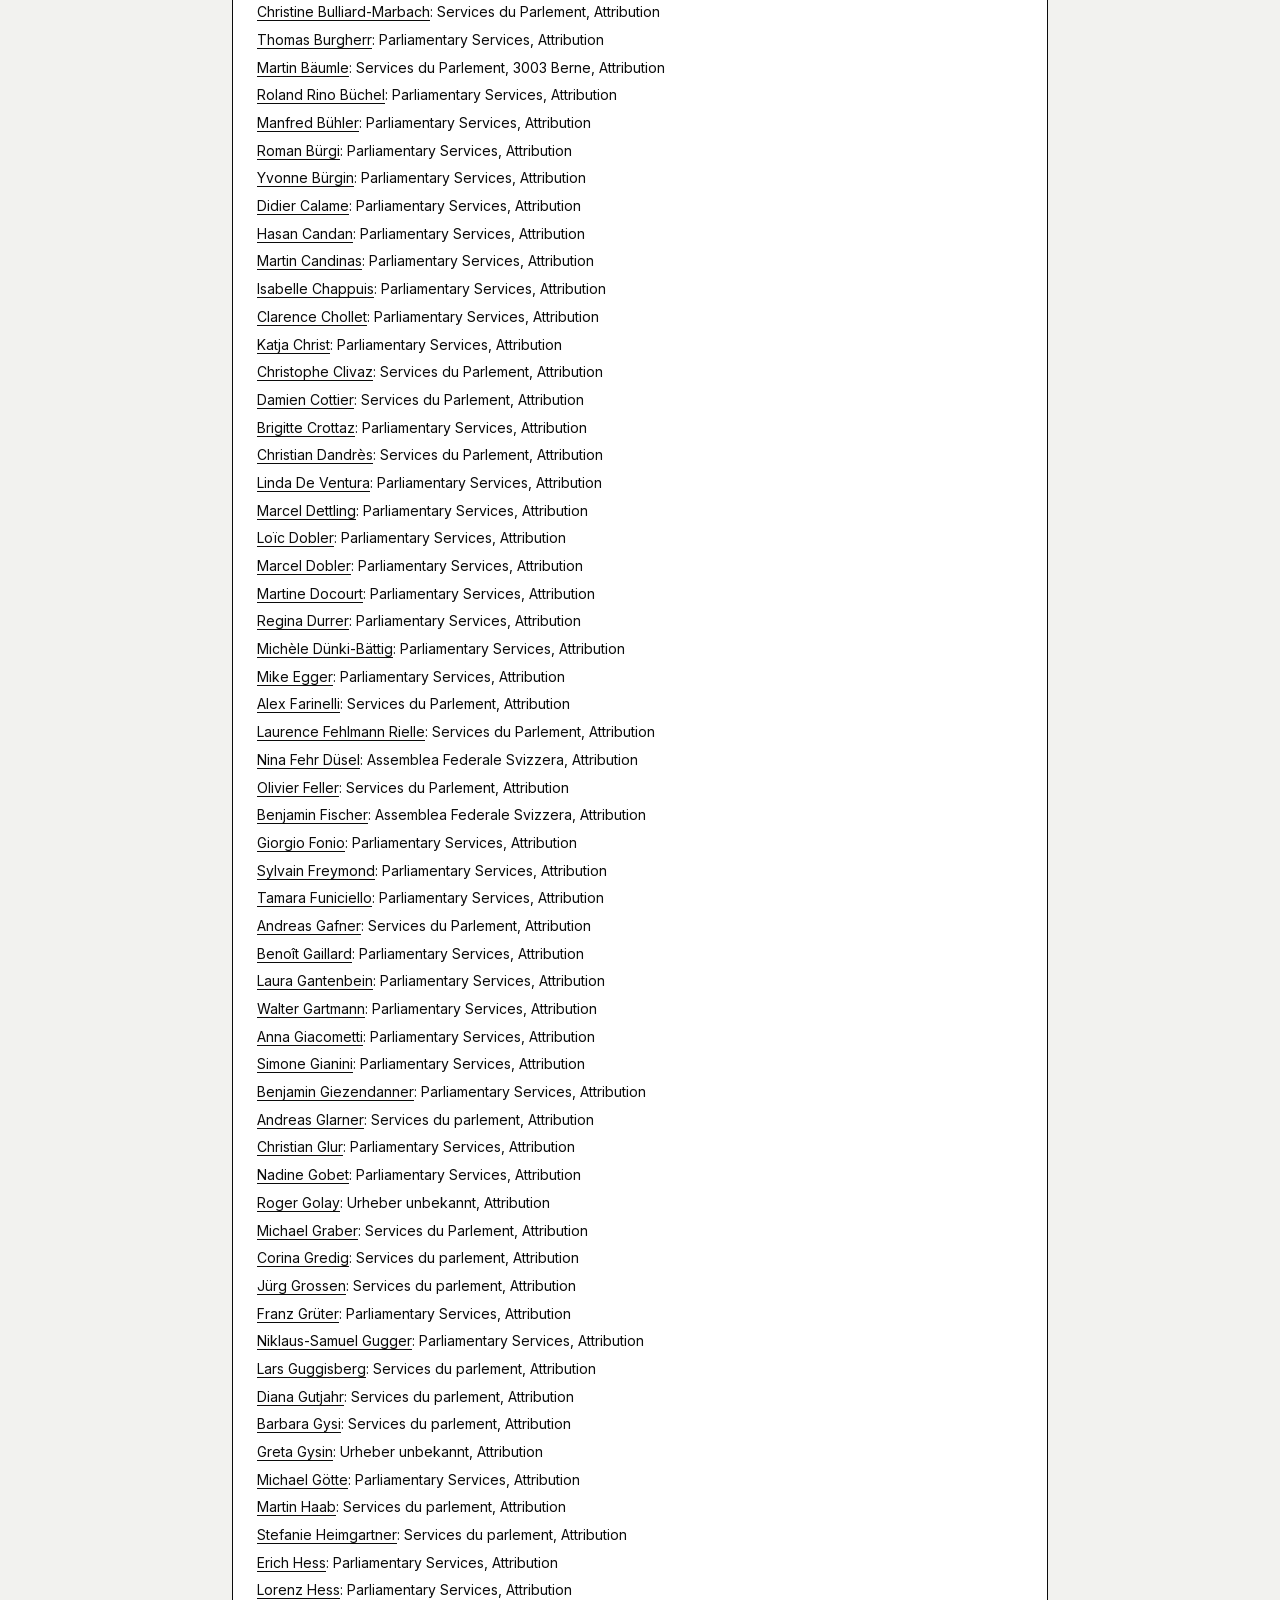
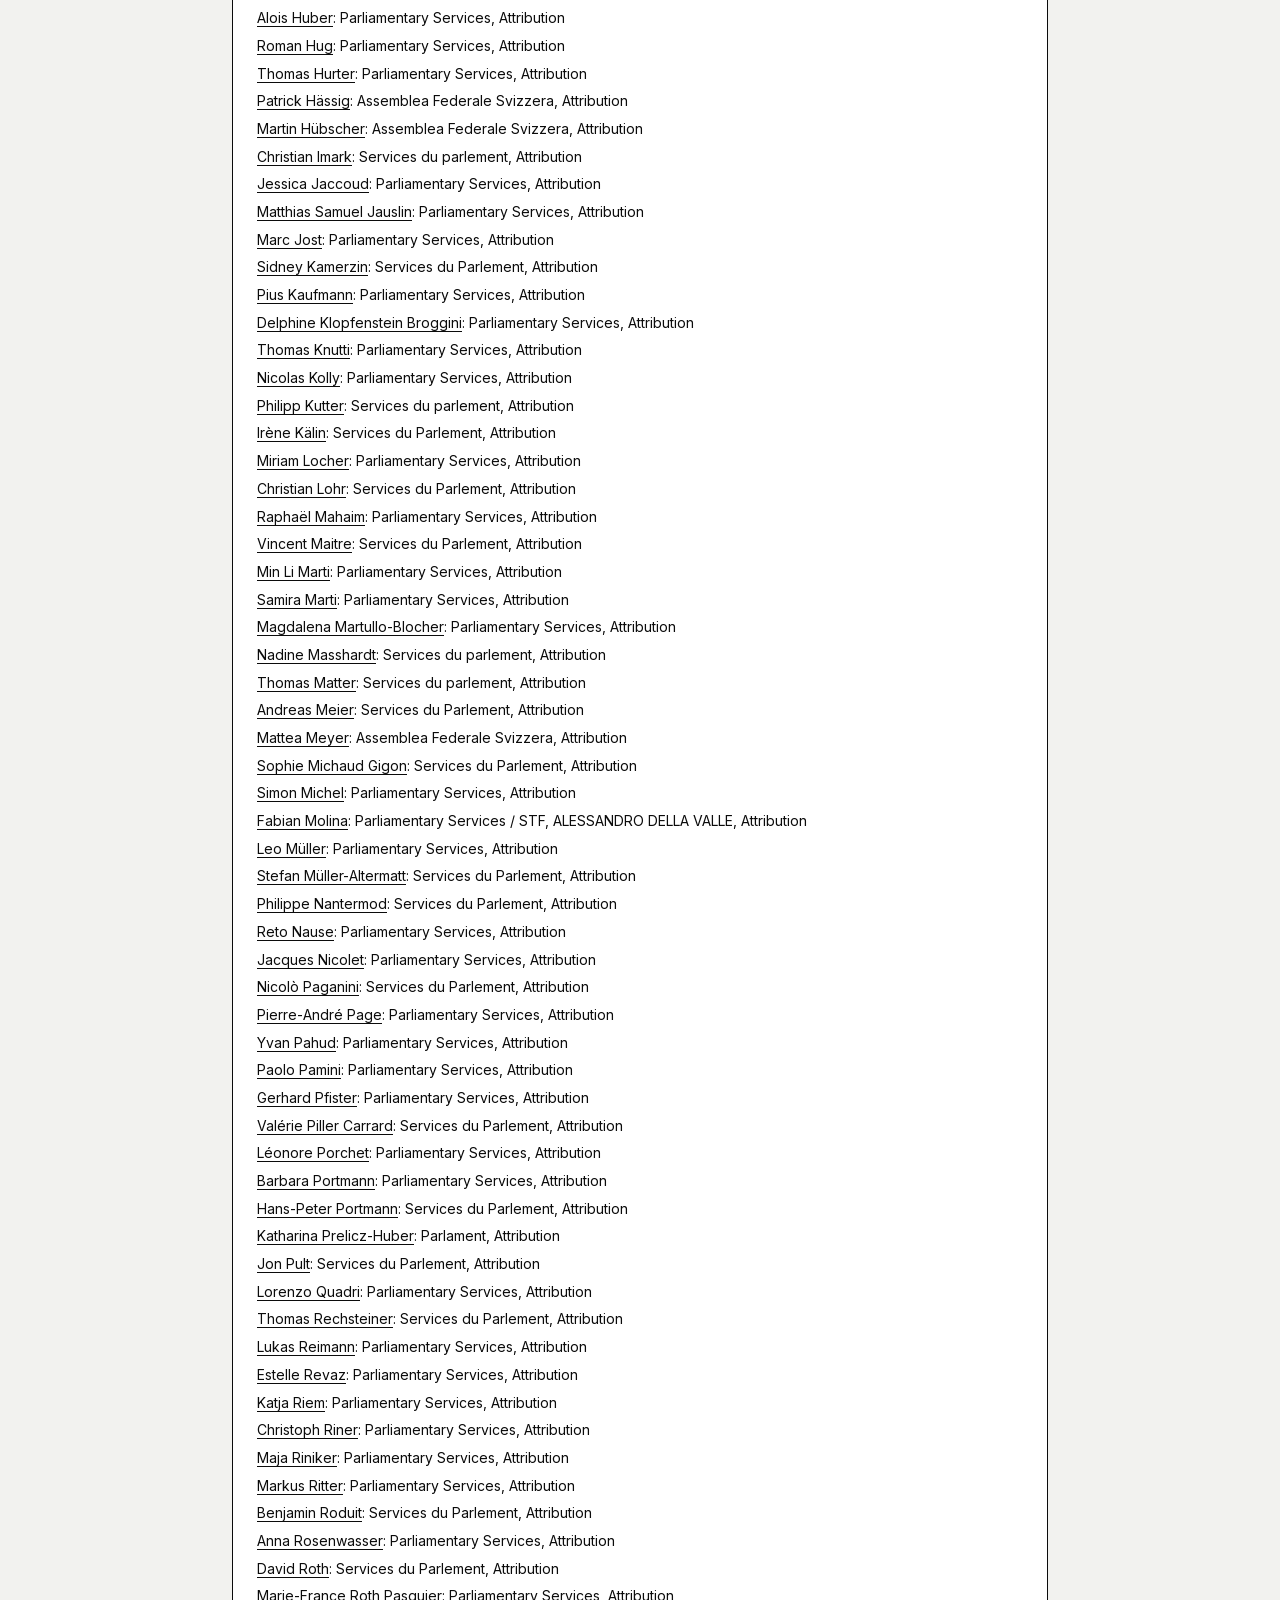
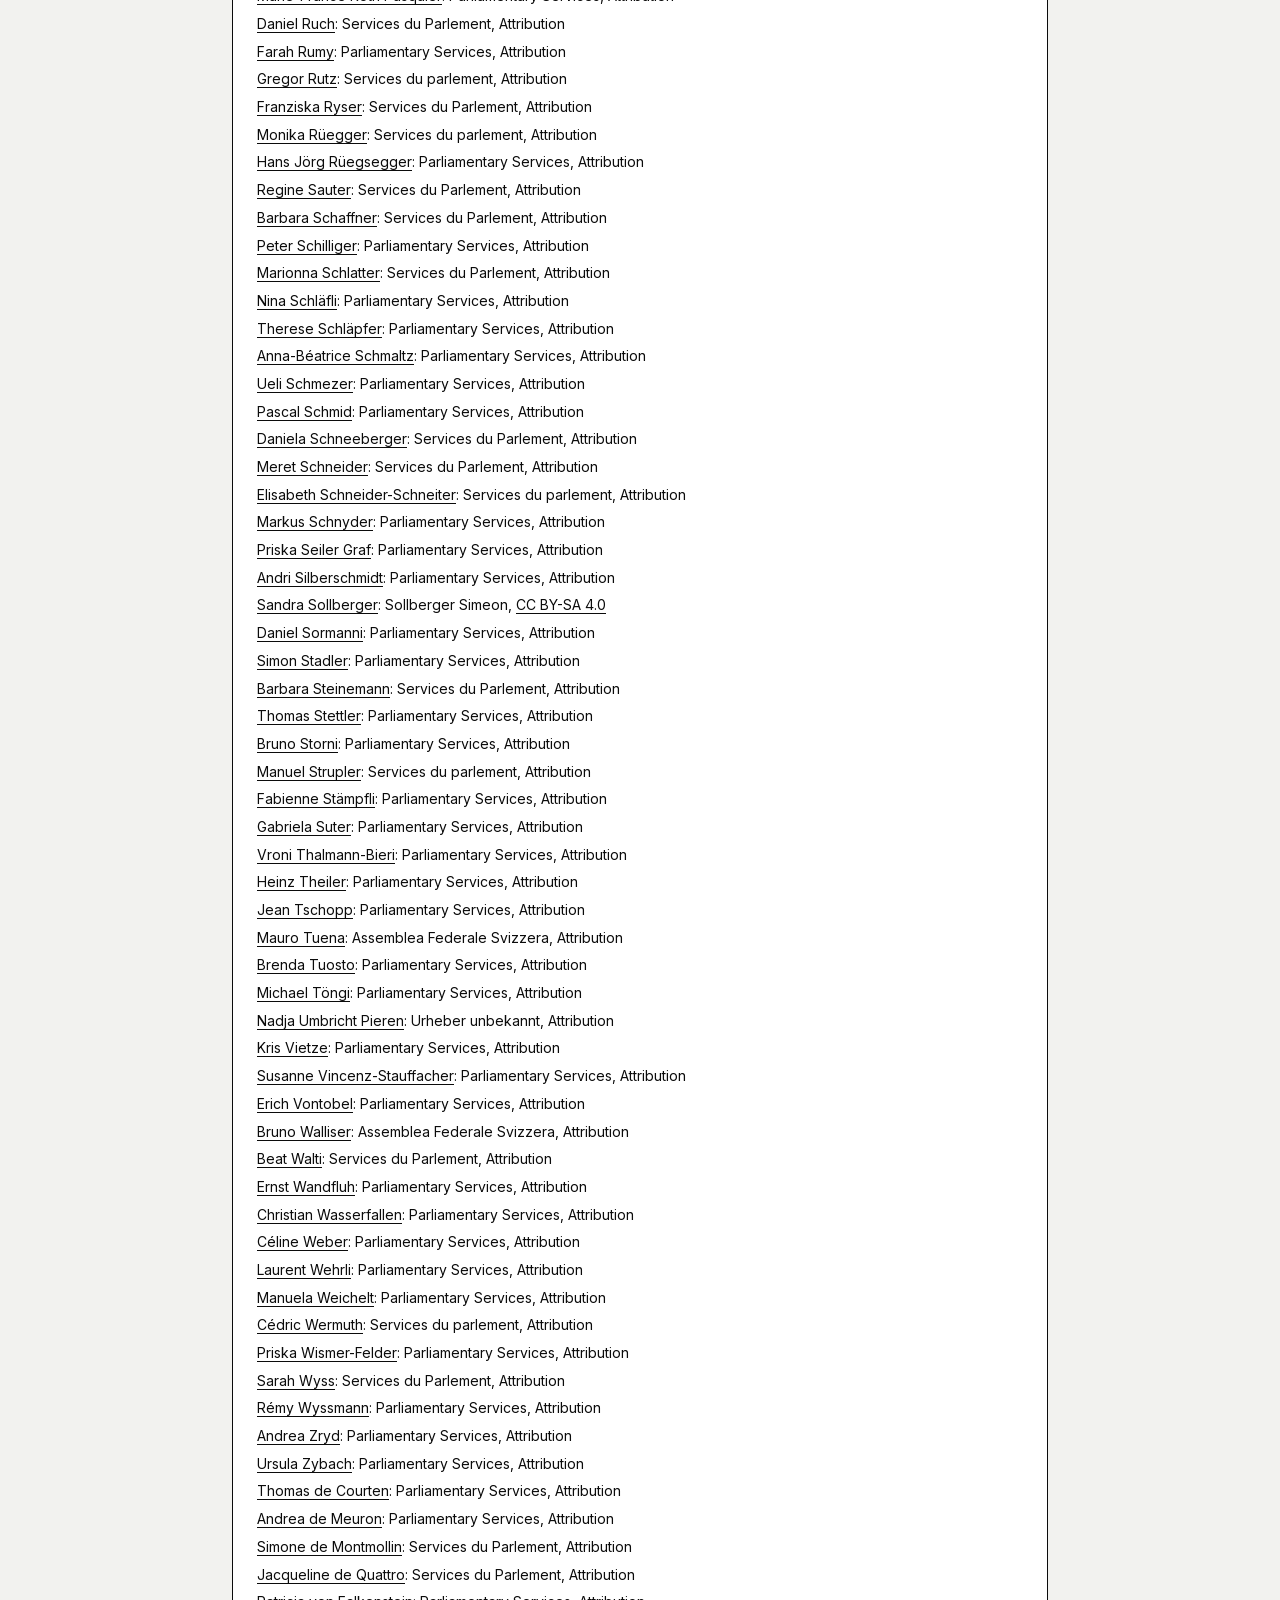
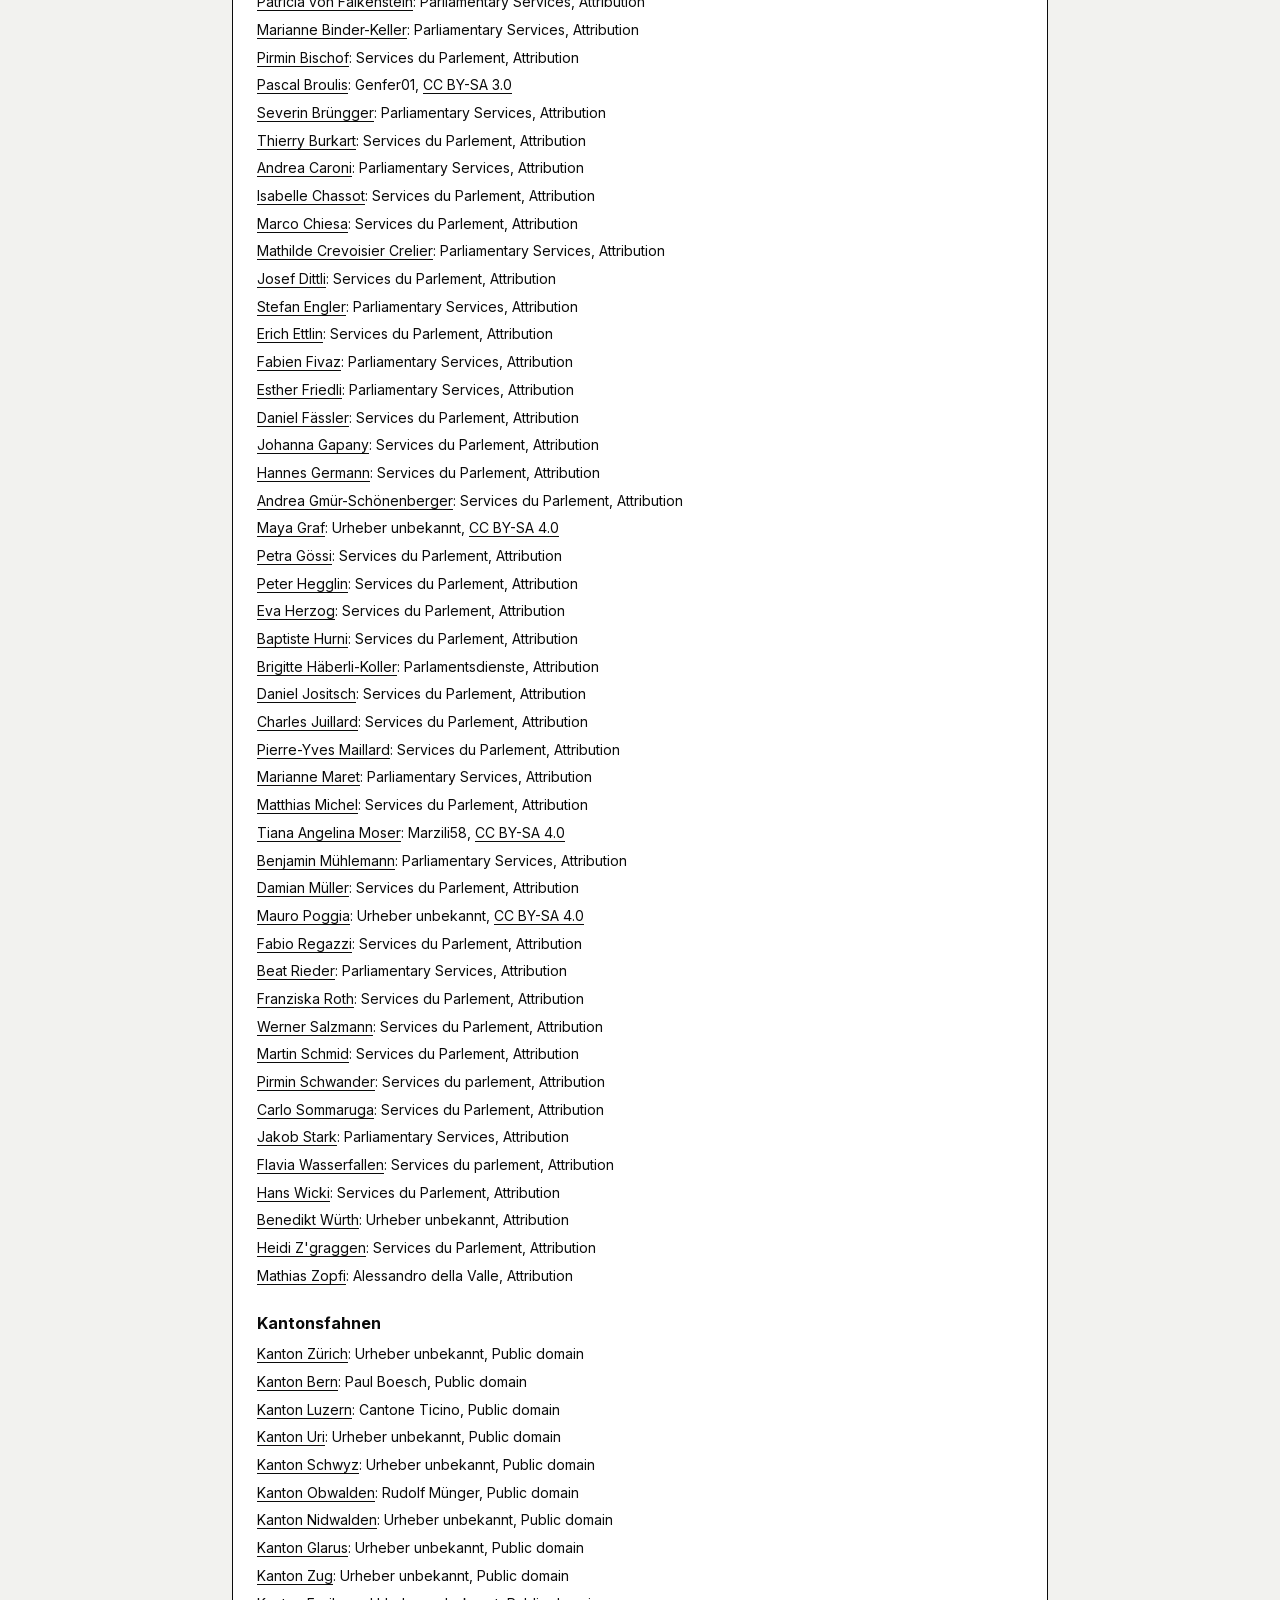
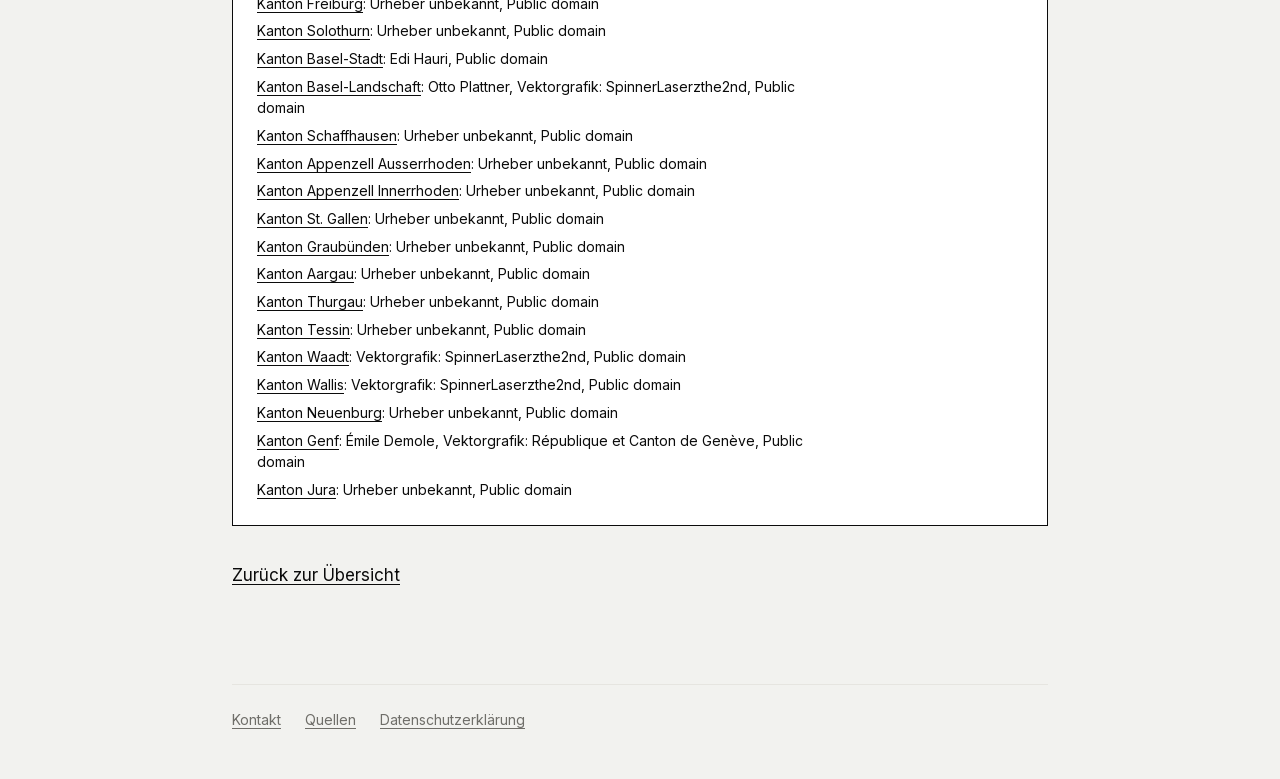
<file: site/quellen.html>
<!DOCTYPE html>
<!--
  Sources and picture credits ("Quellen"), linked from the footer.

  The lists are built by js/sources.js from data/data.json, so they always
  match the data the app uses. All visible text comes from js/i18n.js.
-->
<html lang="de-CH">
<head>
  <meta charset="utf-8">
  <meta name="viewport" content="width=device-width, initial-scale=1, viewport-fit=cover">
  <title>Quellen – Wie gut bildet der Bundesrat die Bevölkerung ab?</title>
  <meta name="theme-color" content="#f2f2ef">
  <!-- The official address of this page, whichever address it was reached
       under (beta, *.pages.dev, www): search engines list this one -->
  <link rel="canonical" href="https://bundesrat.fyi/quellen">
  <!-- Favicon: Material Icons "assured_workload" (Google, Apache License 2.0);
       PNG/ICO for browsers without SVG icons (made from favicon.svg) -->
  <link rel="icon" href="favicon.ico" sizes="32x32">
  <link rel="icon" href="favicon.svg" type="image/svg+xml">
  <link rel="apple-touch-icon" href="apple-touch-icon.png">
  <link rel="preload" href="fonts/inter-latin.woff2" as="font" type="font/woff2" crossorigin>
  <link rel="stylesheet" href="css/style.css">
  <script type="module" src="js/sources.js"></script>
</head>
<body>
  <main class="page text-page">

    <header class="intro">
      <p class="back-link back-link-top"><a href="./" data-i18n="backHome">Zurück zur Übersicht</a></p>
      <h1 data-i18n="sourcesTitle"></h1>
    </header>

    <p class="load-error" id="load-error" role="alert" hidden></p>

    <section class="box text-box">
      <h2 data-i18n="sourcesData"></h2>
      <ul class="source-list" id="sources-list"></ul>
      <p class="text-note" id="data-generated"></p>
    </section>

    <section class="box text-box">
      <h2 data-i18n="creditsTitle"></h2>
      <p data-i18n="creditsIntro"></p>
      <!-- Councillors, candidates, canton flags (sources.js) -->
      <div id="credits"></div>
    </section>

    <p class="back-link"><a href="./" data-i18n="backHome"></a></p>

    <!-- The same footer on every page (index, kontakt, quellen, datenschutz) -->
    <footer class="footer">
      <nav class="footer-links" data-i18n-label="footerLabel">
        <a href="/kontakt" data-i18n="contactLink">Kontakt</a>
        <a href="/quellen" data-i18n="sourcesLink" aria-current="page"></a>
        <a href="/datenschutz" data-i18n="privacyLink"></a>
        <!-- Shown by analytics.js when Google Analytics is set up -->
        <button class="link-button" type="button" data-consent-settings hidden></button>
      </nav>
    </footer>
  </main>
</body>
</html>
</file>
<file: site/css/style.css>
/*
  style.css — white background, black text, square corners everywhere
  (no border-radius).

  Colour only ever marks data, never text. All comparisons draw from one
  categorical palette (below). For each bar, the order of its colours was
  checked for colour-blind separation; where a colour is lighter than 3:1
  against white, the legend, the values above the bar and the tooltip carry
  the information as well.

  Font: Inter, served from site/fonts/ (SIL Open Font License, see
  site/fonts/OFL.txt), so every device shows the same font and no request
  goes to Google.
*/

/* Font ------------------------------------------------------------------------------ */
/* One variable font file covers all weights (100–900). Split by character
   range like on Google Fonts: "latin" covers German, French and Italian;
   "latin-ext" is only downloaded if a page shows rarer letters. */
@font-face {
  font-family: "Inter";
  font-style: normal;
  font-weight: 100 900;
  font-display: swap;
  src: url("../fonts/inter-latin-ext.woff2") format("woff2");
  unicode-range: U+0100-02BA, U+02BD-02C5, U+02C7-02CC, U+02CE-02D7, U+02DD-02FF, U+0304, U+0308,
    U+0329, U+1D00-1DBF, U+1E00-1E9F, U+1EF2-1EFF, U+2020, U+20A0-20AB, U+20AD-20C4, U+2113,
    U+2C60-2C7F, U+A720-A7FF;
}

@font-face {
  font-family: "Inter";
  font-style: normal;
  font-weight: 100 900;
  font-display: swap;
  src: url("../fonts/inter-latin.woff2") format("woff2");
  unicode-range: U+0000-00FF, U+0131, U+0152-0153, U+02BB-02BC, U+02C6, U+02DA, U+02DC, U+0304,
    U+0308, U+0329, U+2000-206F, U+20AC, U+2122, U+2191, U+2193, U+2212, U+2215, U+FEFF, U+FFFD;
}

/* The true italics of Inter (not slanted upright letters), for *italic* in
   the Markdown texts. Only downloaded when a page shows italic text. */
@font-face {
  font-family: "Inter";
  font-style: italic;
  font-weight: 100 900;
  font-display: swap;
  src: url("../fonts/inter-italic-latin-ext.woff2") format("woff2");
  unicode-range: U+0100-02BA, U+02BD-02C5, U+02C7-02CC, U+02CE-02D7, U+02DD-02FF, U+0304, U+0308,
    U+0329, U+1D00-1DBF, U+1E00-1E9F, U+1EF2-1EFF, U+2020, U+20A0-20AB, U+20AD-20C4, U+2113,
    U+2C60-2C7F, U+A720-A7FF;
}

@font-face {
  font-family: "Inter";
  font-style: italic;
  font-weight: 100 900;
  font-display: swap;
  src: url("../fonts/inter-italic-latin.woff2") format("woff2");
  unicode-range: U+0000-00FF, U+0131, U+0152-0153, U+02BB-02BC, U+02C6, U+02DA, U+02DC, U+0304,
    U+0308, U+0329, U+2000-206F, U+20AC, U+2122, U+2191, U+2193, U+2212, U+2215, U+FEFF, U+FFFD;
}

/* Design tokens ------------------------------------------------------------------ */
:root {
  color-scheme: light;

  --bg: #ffffff;           /* boxes with content */
  --canvas: #f2f2ef;       /* page background around the boxes */
  --ink: #0b0b0b;          /* primary text */
  --ink-2: #52514e;        /* secondary text */
  --ink-3: #6f6e69;        /* muted labels */
  --line: #e6e5e0;         /* hairlines */
  --wash: #f3f3f1;         /* hover background */
  --leaving: #fde9e8;      /* a member who has announced their resignation */
  --chart-muted: #d6d5d0;  /* history chart: the lines not emphasized */

  /* Categorical palette for all comparisons */
  --blue: #2a78d6;
  --orange: #eb6834;
  --aqua: #1baf7a;
  --amber: #eda100;
  --green: #008300;
  --violet: #6250d6;
  --magenta: #e87ba4;
  --red: #e34948;
  --other: #c3c2b7;        /* grouped rest: "Übrige Parteien", "Andere Sprachen" */

  /* Ordered categories (age): one hue, light to dark */
  --blue-light: #86b6ef;
  --blue-mid: #3987e5;
  --blue-dark: #184f95;

  --female: var(--orange);
  --male: var(--blue);

  --font: "Inter", system-ui, -apple-system, "Segoe UI", Roboto, Arial, sans-serif;
  --max: 56rem;            /* content width */
  --gutter: clamp(1.25rem, 5vw, 2.5rem);
  --ease: cubic-bezier(0.22, 1, 0.36, 1);
}

/* Base --------------------------------------------------------------------------- */
*,
*::before,
*::after {
  box-sizing: border-box;
}

html {
  -webkit-text-size-adjust: 100%;
}

body {
  margin: 0;
  background: var(--canvas);
  color: var(--ink);
  font-family: var(--font);
  font-size: 1.0625rem;
  line-height: 1.55;
  -webkit-font-smoothing: antialiased;
}

[hidden] {
  display: none !important;
}

/* Browsers round some form controls by default (e.g. Safari buttons) */
button,
input {
  border-radius: 0;
}

a {
  color: inherit;
  text-decoration-thickness: 1px;
  text-underline-offset: 0.2em;
}

:focus-visible {
  outline: 2px solid var(--ink);
  outline-offset: 3px;
}

h1,
h2,
p {
  margin: 0;
}

/* Text only for screen readers */
.visually-hidden {
  position: absolute;
  width: 1px;
  height: 1px;
  overflow: hidden;
  clip-path: inset(50%);
  white-space: nowrap;
}

.page {
  max-width: var(--max);
  margin: 0 auto;
  padding-inline: var(--gutter);
  padding-bottom: 3rem;
  padding-top: max(clamp(2.5rem, 8vw, 5rem), env(safe-area-inset-top));
}

/* Header --------------------------------------------------------------------------- */
.eyebrow {
  font-size: 0.8125rem;
  font-weight: 600;
  letter-spacing: 0.08em;
  text-transform: uppercase;
  color: var(--ink-3);
  margin-bottom: 1rem;
}

h1 {
  font-size: clamp(2rem, 6vw, 3.25rem);
  line-height: 1.08;
  letter-spacing: -0.025em;
  font-weight: 700;
  max-width: 18ch;
  text-wrap: balance;
}

/* Longer texts from site/content/ (Markdown, js/content.js) */
.prose {
  max-width: 65ch;
}

.prose > * + *,
.more-text > * + * {
  margin-top: 0.875rem;
}

/* The page title, when it comes from the text (intro.md) */
.prose h1 {
  color: var(--ink);
}

.prose .eyebrow + h1 {
  margin-top: 0;
}

.prose h1 + * {
  margin-top: 1.5rem;
}

.prose code {
  font-family: ui-monospace, SFMono-Regular, Menlo, Consolas, monospace;
  font-size: 0.875em;
}

.prose pre {
  margin-bottom: 0;
  padding: 0.75rem 1rem;
  overflow-x: auto;
  border: 1px solid var(--line);
  background: var(--bg);
  line-height: 1.5;
}

.prose hr {
  margin-block: 1.75rem 0;
  border: 0;
  border-top: 1px solid var(--line);
}

/* "Mehr lesen" / "Weniger" (+++ in the Markdown): looks like a link */
.more-link {
  padding: 0;
  border: 0;
  background: none;
  font: inherit;
  color: inherit; /* the colour of the text around it, like the other links */
  text-decoration: underline;
  text-decoration-thickness: 1px;
  text-underline-offset: 0.2em;
  cursor: pointer;
}

.prose h2,
.prose h3,
.prose h4 {
  margin-top: 1.75rem;
  font-size: 1.25rem;
  line-height: 1.3;
}

.prose h3,
.prose h4 {
  font-size: 1.0625rem;
}

.prose ul,
.prose ol {
  margin-bottom: 0;
  padding-left: 1.25rem;
}

/* The page title and the intro below it */
.intro-text {
  font-size: 1.125rem;
  color: var(--ink-2);
}

/* Sections ------------------------------------------------------------------------- */
h2 {
  font-size: clamp(1.5rem, 4vw, 2rem);
  line-height: 1.2;
  letter-spacing: -0.015em;
}

.subtitle {
  margin-top: 0.35rem;
  color: var(--ink-3);
  font-size: 0.9375rem;
}

.warning,
.load-error {
  margin-top: 1.25rem;
  padding: 0.75rem 1rem;
  border-left: 3px solid var(--ink);
  background: var(--wash);
}

/* Colour keys & legend --------------------------------------------------------------- */
.key {
  display: inline-block;
  flex: none;
  width: 0.75rem;
  height: 0.75rem;
  margin-right: 0.45rem;
}

.legend {
  display: flex;
  flex-wrap: wrap;
  gap: 0.5rem 1.25rem;
  list-style: none;
  padding: 0;
  margin: 2rem 0 0;
  font-size: 0.9375rem;
  color: var(--ink-2);
}

.legend li {
  display: flex;
  align-items: center;
}

/* Boxes: everything with content sits in a white box with a black
   hairline on the gray page (panel, editor, score, each comparison, the
   history chart, the text pages). */
.box,
.council-panel,
.editor,
.score,
.comparison,
.history {
  background: var(--bg);
  border: 1px solid var(--ink);
}

.score,
.comparison,
.history {
  padding: clamp(1rem, 3vw, 1.5rem);
}

/* Federal Council: the 7 seats ------------------------------------------------------ */
.council-panel {
  margin-top: 1rem;
  overflow: hidden;
}

.council {
  list-style: none;
  padding: 0;
  /* Hairline grid: each card draws its right/bottom edge; the negative
     margins push the outermost edges under the panel border. */
  margin: 0 -1px -1px 0;
  display: grid;
  grid-template-columns: repeat(auto-fill, minmax(min(100%, 15rem), 1fr));
}

.member {
  display: flex;
  gap: 0.875rem;
  align-items: flex-start;
  padding: 1.125rem 1rem;
  border-right: 1px solid var(--line);
  border-bottom: 1px solid var(--line);
}

.avatar {
  flex: none;
  display: grid;
  place-items: center;
  width: 3rem;
  height: 3rem;
  color: #fff;
  font-size: 1.125rem;
  font-weight: 700;
  letter-spacing: 0.02em;
}

.avatar-female { background: var(--female); }
.avatar-male { background: var(--male); }

/* Portrait photo, shown as it is. The box is portrait-shaped (3:4) so
   photos need little cropping; faces are usually in the upper part. */
.portrait {
  flex: none;
  display: block;
  width: 3rem;
  aspect-ratio: 3 / 4;
  object-fit: cover;
  object-position: center 20%;
  background: var(--wash); /* while loading */
}

.member-body {
  min-width: 0;
}

/* Next to a portrait, the body is at least as tall as the photo and the
   buttons sit at its bottom, level with the photo's lower edge (unless a
   long name needs two lines). */
.portrait + .member-body {
  display: flex;
  flex-direction: column;
  min-height: 4rem; /* portrait: 3rem wide, 3:4 */
}

.portrait + .member-body .member-actions {
  margin-top: auto;
  padding-top: 0.25rem;
}

.member-name {
  font-weight: 600;
  line-height: 1.3;
}

.member-meta {
  font-size: 0.875rem;
  color: var(--ink-2);
  line-height: 1.45;
}

.member-name + .member-meta {
  margin-top: 0.2rem;
}

/* Canton flag instead of the canton code ("[flag] SVP"): square, about
   as tall as the letters next to it. The faint ring keeps white flags
   (e.g. Basel-Stadt, Solothurn) visible on the white card. Hovering it
   shows the canton's name (setupFlagLabels in app.js). */
.flag {
  display: inline-block;
  width: 0.9em;
  height: 0.9em;
  margin-right: 0.4em;
  vertical-align: -0.1em;
  box-shadow: 0 0 0 1px rgba(0, 0, 0, 0.15);
}

/* Panel head: period, dates, buttons, slider. Sticks to the top of the
   screen while scrolling through the whole page. */
.panel-head {
  position: sticky;
  top: env(safe-area-inset-top, 0px);
  z-index: 5;
  margin-top: clamp(2.5rem, 7vw, 3.5rem); /* below the page title */
  padding: 1rem 1rem 0.5rem;
  background: var(--bg);
  border: 1px solid var(--ink);
}

/* One row: ‹ dates (and the score, once it is out of view) › */
.panel-top {
  display: grid;
  grid-template-columns: auto minmax(0, 1fr) auto;
  align-items: center;
  gap: 0.75rem;
}

.panel-middle {
  display: flex;
  flex-wrap: wrap; /* narrow screens: the score goes below the dates */
  justify-content: center;
  align-items: center;
  gap: 0.25rem 1.5rem;
  text-align: center;
}

/* The dates. On phones the font is smaller and the title always takes two
   lines, so the navigator keeps its height while stepping through the
   versions. */
.panel-period {
  text-wrap: balance;
  font-weight: 700;
  font-size: clamp(1.25rem, 3.5vw, 1.5rem);
  line-height: 1.2;
  letter-spacing: -0.01em;
  font-variant-numeric: tabular-nums;
}

@media (max-width: 36rem) {
  .panel-period {
    display: flex;
    align-items: center;
    justify-content: center;
    min-height: calc(2 * 1.2em);
    font-size: 1.125rem;
  }
}

.nav-btn {
  display: grid;
  place-items: center;
  width: 2.75rem;
  height: 2.75rem;
  padding: 0;
  border: 1px solid var(--ink);
  background: var(--bg);
  color: var(--ink);
  cursor: pointer;
  transition: background-color 0.15s, color 0.15s;
}

.nav-btn svg {
  width: 1.25rem;
  height: 1.25rem;
  fill: none;
  stroke: currentColor;
  stroke-width: 2;
  stroke-linecap: square;
  stroke-linejoin: miter;
}

.nav-btn:hover:not(:disabled) {
  background: var(--ink);
  color: #fff;
}

.nav-btn:disabled {
  border-color: var(--line);
  color: var(--line);
  cursor: default;
}

/* Sliders (timeline, age in the editor): thin black track, square black
   thumb (1rem wide) */
.range {
  display: block;
  width: 100%;
  height: 1.5rem;
  margin: 0;
  background: transparent;
  cursor: pointer;
  -webkit-appearance: none;
  appearance: none;
}

.range::-webkit-slider-runnable-track {
  height: 2px;
  background: var(--ink);
}

.range::-moz-range-track {
  height: 2px;
  background: var(--ink);
}

.range::-webkit-slider-thumb {
  -webkit-appearance: none;
  width: 1rem;
  height: 1rem;
  margin-top: calc(-0.5rem + 1px);
  border: 2px solid var(--bg);
  background: var(--ink);
  box-shadow: 0 0 0 1px var(--ink);
}

.range::-moz-range-thumb {
  border-radius: 0; /* Firefox rounds the thumb by default */
  width: 1rem;
  height: 1rem;
  border: 2px solid var(--bg);
  background: var(--ink);
  box-shadow: 0 0 0 1px var(--ink);
}

.range:focus-visible {
  outline-offset: 2px;
}

.nav-range {
  margin-top: 0.75rem;
}

/* Year labels under the slider. --at (0..1) is set in app.js; the thumb's
   centre travels from 0.5rem to (100% - 0.5rem), so the labels do too. */
.nav-ticks {
  position: relative;
  height: 1.25rem;
  font-size: 0.75rem;
  color: var(--ink-3);
  font-variant-numeric: tabular-nums;
}

.tick {
  position: absolute;
  top: 0;
  left: calc(0.5rem + (100% - 1rem) * var(--at));
  transform: translateX(-50%);
  white-space: nowrap;
}

.tick-start {
  left: 0;
  transform: none;
}

/* "73 % Übereinstimmung" next to the dates, like them in size and weight:
   only shown while the big score is off screen */
.nav-score {
  display: none;
  font-weight: 700;
  font-size: clamp(1.25rem, 3.5vw, 1.5rem);
  line-height: 1.2;
  letter-spacing: -0.01em;
  font-variant-numeric: tabular-nums;
  white-space: nowrap;
}

.panel-head.show-score .nav-score {
  display: block;
}

/* Where dates and score don't always fit side by side (the longest
   dates, "16. Aug. 1895 – 11. März 1897", need about 900 px), the score
   always gets its own row, so the navigator doesn't change height between
   versions. The row spans the whole navigator, below the arrows: on small
   phones "67 % Gesamtübereinstimmung" is wider than the space between
   them. (.panel-middle steps aside, so dates and score are placed in the
   grid of .panel-top themselves.) */
@media (max-width: 57rem) {
  .panel-top {
    grid-template-areas:
      "prev period next"
      "score score score";
    row-gap: 0.25rem;
  }

  .panel-middle {
    display: contents;
  }

  #nav-prev { grid-area: prev; }
  #nav-next { grid-area: next; }

  .panel-period {
    grid-area: period;
    text-align: center;
  }

  .nav-score {
    grid-area: score;
    justify-self: center;
  }
}

/* Phones: like the dates; on the narrowest ones (about 340 px and less)
   a little smaller, so "67 % Gesamtübereinstimmung" fits on one line */
@media (max-width: 36rem) {
  .nav-score {
    font-size: min(1.125rem, 5.1vw);
  }
}

/* Replacing a member --------------------------------------------------------------------- */

/* Small text buttons on the cards ("Ersetzen", "Bearbeiten", "Rückgängig") */
.link-button {
  padding: 0;
  border: 0;
  background: none;
  font: inherit;
  font-size: 0.8125rem;
  color: var(--ink-2);
  text-decoration: underline;
  text-decoration-thickness: 1px;
  text-underline-offset: 0.2em;
  cursor: pointer;
}

.member-actions {
  display: flex;
  gap: 0.875rem;
  margin-top: 0.4rem;
  line-height: 1.2;
}

/* A person created by the user */
.member.is-new {
  background: var(--wash);
}

/* A member who has announced their resignation (can be replaced) */
.member.is-leaving {
  background: var(--leaving);
}

.avatar-new {
  font-size: 0.75rem;
  letter-spacing: 0.04em;
  text-transform: uppercase;
}

/* The editor */
.editor {
  margin-top: 1rem;
  padding: 1.25rem;
  scroll-margin-top: 11rem; /* keep it clear of the sticky panel head */
}

.editor-title {
  margin: 0 0 1.25rem;
  font-size: clamp(1.25rem, 3vw, 1.5rem);
  line-height: 1.2;
}

.editor-fields {
  display: grid;
  gap: 1.25rem;
}

.editor-field {
  margin: 0;
  padding: 0;
  border: 0;
  min-width: 0;
}

.editor-field legend,
.editor-label {
  padding: 0;
  font-weight: 600;
}

.editor-note {
  margin-top: 0.35rem;
  font-size: 0.9375rem;
  color: var(--ink-3);
}

/* The four ways to replace a member: one row where they fit, else two
   rows of two (phones: one below the other). The 1px gaps show the black
   background as lines between the buttons. */
.modes {
  display: grid;
  grid-template-columns: repeat(4, 1fr);
  gap: 1px;
  margin-bottom: 1.5rem;
  border: 1px solid var(--ink);
  background: var(--ink);
}

.mode-button {
  padding: 0.6rem 0.9rem;
  border: 0;
  background: var(--bg);
  text-wrap: balance;
  color: var(--ink);
  font: inherit;
  font-size: 0.9375rem;
  font-weight: 500;
  cursor: pointer;
  transition: background-color 0.15s, color 0.15s;
}

.mode-button:hover {
  background: var(--wash);
}

.mode-button[aria-pressed="true"] {
  background: var(--ink);
  color: #fff;
}

@media (max-width: 52rem) {
  .modes {
    grid-template-columns: repeat(2, 1fr);
  }
}

@media (max-width: 36rem) {
  .modes {
    grid-template-columns: 1fr;
  }
}

/* History view ------------------------------------------------------------------------ */
.history {
  margin-top: 1rem;
}

.history .legend {
  margin-top: 1.25rem;
  gap: 0.5rem;
}

/* Legend of the history chart: one button per line. Mouse over: preview
   the line; click: keep it emphasized (pressed). */
.legend-button {
  display: flex;
  align-items: center;
  padding: 0.3rem 0.65rem;
  border: 1px solid var(--line);
  background: var(--bg);
  color: inherit;
  font: inherit;
  cursor: pointer;
  transition: color 0.15s, border-color 0.15s;
}

.legend-button[aria-pressed="true"] {
  border-color: var(--ink);
  color: var(--ink);
}

.legend-button.is-muted {
  color: var(--ink-3);
}

.legend-button.is-muted .key-line {
  background: var(--chart-muted);
}

/* Legend key for a line: a short stroke in the colour of its series */
.key-line {
  display: inline-block;
  flex: none;
  width: 1rem;
  height: 2px;
  margin-right: 0.45rem;
  background: var(--series-color, currentColor);
}

.key-line-strong {
  height: 3px;
}

.chart {
  position: relative;
  margin-top: 1rem;
}

.chart-svg {
  display: block;
  max-width: 100%;
  overflow: visible;
}

.chart-grid {
  stroke: var(--line);
  stroke-width: 1;
}

.chart-axis {
  stroke: var(--ink-3);
  stroke-width: 1;
}

.chart-label {
  fill: var(--ink-3);
  font-size: 12px;
  font-variant-numeric: tabular-nums;
}

.chart-band {
  fill: var(--wash);
}

.chart-band-hover {
  fill: rgba(11, 11, 11, 0.05);
}

/* Lines: the primary one (overall) strong; the others thinner and lighter
   ("average first, details on request") */
.chart-line {
  fill: none;
  stroke: var(--series-color);
  stroke-width: 3px;
  stroke-linejoin: round;
  stroke-linecap: round;
  transition: stroke 0.15s, stroke-width 0.15s, opacity 0.15s;
}

.chart-line.is-secondary {
  stroke-width: 1.5px;
  opacity: 0.75;
}

/* One line emphasized (legend or pointer): it keeps its colour and gets
   strong, all others turn light gray */
.chart.has-focus .chart-line {
  stroke: var(--chart-muted);
  stroke-width: 1.5px;
  opacity: 1;
}

.chart.has-focus .chart-line.is-focus {
  stroke: var(--series-color);
  stroke-width: 3px;
}

.chart-dot {
  fill: var(--series-color);
  stroke: var(--bg);
  stroke-width: 2;
}

.chart.has-focus .chart-dot:not(.is-focus) {
  display: none;
}

/* Catches the pointer over the plot area; clicking selects a Council */
.chart-hit {
  fill: transparent;
  cursor: pointer;
}

.chart-tooltip {
  position: absolute;
  z-index: 4;
  pointer-events: none;
  min-width: 12rem;
  padding: 0.6rem 0.75rem;
  background: var(--bg);
  border: 1px solid var(--line);
  box-shadow: 0 4px 16px rgba(0, 0, 0, 0.08);
  font-size: 0.875rem;
  color: var(--ink-2);
}

.chart-tooltip-title {
  font-weight: 600;
  color: var(--ink);
}

.chart-tooltip-rows {
  display: grid;
  gap: 0.15rem;
  margin: 0.4rem 0 0;
  padding: 0;
  list-style: none;
  font-variant-numeric: tabular-nums;
}

.chart-tooltip-rows li {
  display: grid;
  grid-template-columns: auto 7ch 1fr; /* line key, value ("100.0 %"), label */
  align-items: center;
  gap: 0.5rem;
}

.chart-tooltip-rows strong {
  color: var(--ink);
  text-align: right;
}

.chart-tooltip-rows .key-line {
  margin-right: 0;
}

/* The emphasized line in the tooltip: the others recede */
.chart.has-focus .chart-tooltip-rows li:not(.is-focus) {
  opacity: 0.5;
}

.chart-tooltip-rows li.is-focus {
  font-weight: 600;
  color: var(--ink);
}

.editor-fields > .link-button {
  justify-self: start;
}

/* The tables of the editor ("Offizielle Kandidierende", "Passende
   Parlamentarier:innen", "Bestmögliche Person"), sorted by the change in
   the overall score. A click anywhere on a row chooses it; the chosen row
   is grey with a black bar on the left. */
.people-table {
  width: 100%;
  border-collapse: collapse;
  font-size: 0.9375rem;
}

.people-table th {
  padding: 0 0.6rem 0.5rem;
  border-bottom: 1px solid var(--ink);
  font-size: 0.8125rem;
  font-weight: 600;
  line-height: 1.25;
  color: var(--ink-2);
  text-align: left;
  vertical-align: bottom;
}

.people-table td {
  padding: 0.55rem 0.6rem;
  border-bottom: 1px solid var(--line);
  vertical-align: middle;
}

.people-table tbody tr {
  cursor: pointer;
}

.people-table tbody tr:hover {
  background: var(--wash);
}

.people-table tbody tr:has(input:checked) {
  background: var(--wash);
  box-shadow: inset 3px 0 0 var(--ink);
}

.people-table tbody tr:has(input:focus-visible) {
  outline: 2px solid var(--ink);
  outline-offset: -2px;
}

/* Name with a small picture on its left. The radio button is invisible;
   the whole row is the target. */
.row-name {
  position: relative; /* keeps the hidden radio button in its row */
  display: flex;
  align-items: center;
  gap: 0.65rem;
  cursor: pointer;
}

.row-text {
  display: grid;
  min-width: 0;
}

.row-title {
  font-weight: 600;
}

/* After the name, not bold: the chamber ("Nationalrätin") */
.row-suffix {
  font-weight: 400;
}

/* Portrait (3:4) or initials / "Neu", small */
.people-table .portrait,
.people-table .avatar {
  flex: none;
  width: 1.5rem;
  height: 2rem;
}

.people-table .avatar {
  font-size: 0.5rem;
  letter-spacing: 0.02em;
}

.row-input {
  position: absolute;
  left: 0;
  top: 0;
  opacity: 0;
  width: 1px;
  height: 1px;
  margin: 0;
}

.people-table .col-flag {
  width: 1%;
  white-space: nowrap;
  text-align: center;
}

.people-table .col-flag .flag {
  margin-right: 0;
}

.people-table .col-party,
.people-table .col-text {
  white-space: nowrap;
}

/* The change: right-aligned, so the digits line up */
.people-table .col-change {
  width: 1%;
  text-align: right;
  white-space: nowrap;
  font-variant-numeric: tabular-nums; /* only here: Inter's tabular hyphen looks odd in names */
}

.people-table th.col-change {
  min-width: 7.5rem;
  white-space: normal;
  hyphens: manual;
}

.people-table td.col-change {
  font-weight: 600;
}

/* The header of the change column sorts the table (arrow: highest first,
   turned around: lowest first) */
.sort-button {
  display: inline-flex;
  align-items: flex-end;
  gap: 0.25rem;
  padding: 0;
  border: 0;
  background: none;
  font: inherit;
  color: inherit;
  text-align: right;
  cursor: pointer;
}

.sort-button:hover {
  color: var(--ink);
}

.sort-button svg {
  flex: none;
  width: 0.875rem;
  height: 0.875rem;
  fill: none;
  stroke: currentColor;
  stroke-width: 2.2;
  stroke-linecap: square;
  transition: transform 0.15s;
}

.sort-button.is-ascending svg {
  transform: rotate(180deg);
}

/* Search in the name header ("Suchen", Passende Parlamentarier:innen):
   a magnifier, the field and, once there is text, a black × to clear it */
.table-search {
  display: flex;
  align-items: center;
  gap: 0.35rem;
  max-width: 14rem;
  color: var(--ink-2);
  cursor: text;
}

.table-search:focus-within {
  color: var(--ink);
}

.table-search svg {
  flex: none;
  width: 1rem;
  height: 1rem;
  fill: none;
  stroke: currentColor;
  stroke-width: 2;
  stroke-linecap: square;
}

.table-search input {
  width: 100%;
  min-width: 0;
  padding: 0.2rem 0;
  border: 0;
  border-radius: 0;
  background: none;
  font: inherit;
  font-weight: 400;
  color: var(--ink);
  outline: none;
  -webkit-appearance: none;
  appearance: none;
}

.table-search input::placeholder {
  color: var(--ink-2);
  opacity: 1;
}

/* No × of the browser's own: the one below is always visible with text */
.table-search input::-webkit-search-cancel-button {
  display: none;
  -webkit-appearance: none;
}

.search-clear {
  flex: none;
  display: grid;
  place-items: center;
  width: 1.5rem;
  height: 1.5rem;
  margin: -0.25rem 0; /* a larger target without making the header taller */
  padding: 0;
  border: 0;
  background: none;
  color: var(--ink);
  cursor: pointer;
}

.search-clear[hidden] {
  display: none;
}

.search-clear svg {
  width: 0.875rem;
  height: 0.875rem;
  fill: none;
  stroke: currentColor;
  stroke-width: 2.4;
  stroke-linecap: square;
}

/* No match: one row with the message */
.people-table .table-empty td {
  padding-block: 1rem;
  color: var(--ink-2);
  cursor: default;
}

.people-table tbody tr.table-empty:hover {
  background: none;
}

/* Pages: ‹ Seite 2 von 25 › */
.pager {
  display: flex;
  align-items: center;
  gap: 0.75rem;
  margin-top: 0.75rem;
}

.pager-btn {
  width: 2.25rem;
  height: 2.25rem;
}

.pager-status {
  min-width: 7.5rem;
  text-align: center;
  font-size: 0.875rem;
  color: var(--ink-2);
  font-variant-numeric: tabular-nums;
}

/* The second line under the name: only on phones */
.row-meta {
  display: none;
  margin-top: 0.1rem;
  font-size: 0.8125rem;
  color: var(--ink-2);
}

/* Phones: two columns (Name, Änderung); canton, party and chamber under
   the name, so the table never gets wider than the screen */
@media (max-width: 36rem) {
  .people-table .col-flag,
  .people-table .col-party,
  .people-table .col-text {
    display: none;
  }

  .row-meta {
    display: block;
  }

  .people-table td,
  .people-table th {
    padding-inline: 0.5rem;
  }
}

/* Options as "chips": radio buttons styled as small toggles */
.chips {
  display: flex;
  flex-wrap: wrap;
  gap: 0.375rem;
  margin-top: 0.5rem;
}

.chip {
  position: relative;
  cursor: pointer;
}

/* The real radio sits invisibly on top of its label: clickable and
   keyboard-accessible (arrow keys move between options). */
.chip input {
  position: absolute;
  inset: 0;
  margin: 0;
  opacity: 0;
  cursor: pointer;
}

.chip > span {
  display: inline-flex;
  align-items: center;
  padding: 0.4rem 0.7rem;
  border: 1px solid var(--line);
  font-size: 0.9375rem;
  white-space: nowrap;
  transition: background-color 0.15s, border-color 0.15s, color 0.15s;
}

.chip:hover > span {
  border-color: var(--ink);
}

.chip input:checked + span {
  border-color: var(--ink);
  background: var(--ink);
  color: #fff;
}

.chip input:focus-visible + span {
  outline: 2px solid var(--ink);
  outline-offset: 2px;
}

.editor-age-head {
  display: flex;
  justify-content: space-between;
  align-items: baseline;
  margin-bottom: 0.5rem;
}

.editor-age-value {
  font-variant-numeric: tabular-nums;
}

/* Live result inside the editor */
.editor-result {
  margin-top: 1.5rem;
  padding-top: 1.25rem;
  border-top: 1px solid var(--line);
}

.editor-result-label {
  font-weight: 600;
}

.editor-score {
  margin-top: 0.25rem;
  font-size: clamp(2.25rem, 8vw, 3rem);
  font-weight: 700;
  line-height: 1;
  letter-spacing: -0.02em;
  font-variant-numeric: tabular-nums;
}

.editor-delta {
  margin-top: 0.5rem;
  font-weight: 600;
}

.editor-scores {
  display: flex;
  flex-wrap: wrap;
  gap: 0.25rem 1.25rem;
  margin: 0.75rem 0 0;
  padding: 0;
  list-style: none;
  font-size: 0.9375rem;
  color: var(--ink-2);
  font-variant-numeric: tabular-nums;
}

.editor-actions {
  margin-top: 1.25rem;
}

/* Main button: black, white text */
.button {
  padding: 0.6rem 1.25rem;
  border: 1px solid var(--ink);
  background: var(--ink);
  color: #fff;
  font: inherit;
  font-weight: 600;
  cursor: pointer;
}

.button:hover {
  background: var(--ink-2);
}

/* Smaller version, on a card ("Ersetzen") */
.button-small {
  padding: 0.3rem 0.75rem;
  font-size: 0.8125rem;
  line-height: 1.2;
}

/* Score -------------------------------------------------------------------------------- */
.score {
  margin-top: 1rem;
}

.score-label {
  font-weight: 600;
}

.score-value {
  font-size: clamp(4rem, 17vw, 8rem);
  font-weight: 700;
  line-height: 1;
  letter-spacing: -0.04em;
  margin-top: 0.5rem;
  font-variant-numeric: tabular-nums; /* no jitter while the number counts */
}

.score-caption {
  font-size: 0.9375rem;
  color: var(--ink-3);
}

/* Comparison sections (gender, party, language, age) ------------------------------- */
.comparison {
  margin-top: 1rem;
}

.comparison-head {
  display: flex;
  justify-content: space-between;
  align-items: baseline;
  gap: 1rem;
}

.comparison h3,
.history-title,
.box-title {
  margin: 0;
  font-size: clamp(1.25rem, 3vw, 1.5rem);
  line-height: 1.2;
}

.comparison-score {
  font-size: clamp(1.75rem, 6vw, 2.5rem);
  font-weight: 700;
  line-height: 1;
  letter-spacing: -0.02em;
  font-variant-numeric: tabular-nums;
  white-space: nowrap;
}

.comparison-note {
  font-size: 0.9375rem;
  color: var(--ink-3);
}

.comparison-note:empty {
  display: none;
}

/* No data for this time: only the note is shown */
.comparison.is-unavailable .legend,
.comparison.is-unavailable .bars {
  display: none;
}

.comparison .legend {
  margin-top: 0.75rem;
}

/* Comparison bars --------------------------------------------------------------------- */
.bars {
  margin-top: 1.25rem;
  display: grid;
  gap: 1.75rem;
}

.bar-head {
  display: flex;
  flex-wrap: wrap;
  justify-content: space-between;
  gap: 0.25rem 1rem;
  margin-bottom: 0.5rem;
}

.bar-name {
  font-weight: 600;
}

.bar-values {
  color: var(--ink-2);
  font-size: 0.9375rem;
  font-variant-numeric: tabular-nums;
}

.bar {
  display: flex;
  gap: 2px;                 /* white gap between segments */
  height: 1.5rem;           /* 24px */
}

.seg {
  flex-basis: 0;            /* width comes from flex-grow = share */
  min-width: 2px;
  cursor: default;
  transition: flex-grow 0.6s var(--ease), opacity 0.15s;
}


.bar:hover .seg:not(:hover) {
  opacity: 0.55;            /* the hovered segment stands out */
}

/* Tooltip ------------------------------------------------------------------------------ */
.tooltip {
  position: fixed;
  z-index: 10;
  pointer-events: none;
  display: grid;
  gap: 0.1rem;
  padding: 0.6rem 0.75rem;
  background: var(--bg);
  border: 1px solid var(--line);
  box-shadow: 0 4px 16px rgba(0, 0, 0, 0.08);
  font-size: 0.875rem;
  color: var(--ink-2);
  max-width: 20rem;
}

.tooltip strong {
  font-size: 1.125rem;
  color: var(--ink);
}

.tooltip-detail {
  color: var(--ink-3);
}

/* The canton's name above a flag: a small label */
.tooltip.is-compact {
  padding: 0.25rem 0.5rem;
  font-size: 0.8125rem;
}

.tooltip-label {
  color: var(--ink);
  font-weight: 600;
}

.tooltip-detail:empty {
  display: none;
}

/* Names of the Council members in a segment, in one line */
.tooltip-names {
  margin-top: 0.3rem;
  padding-top: 0.4rem;
  border-top: 1px solid var(--line);
  color: var(--ink);
}

/* What a grouped segment contains ("Übrige Parteien", "Andere Sprachen") */
.tooltip-breakdown {
  list-style: none;
  margin: 0.4rem 0 0.2rem;
  padding: 0.4rem 0 0;
  border-top: 1px solid var(--line);
  display: grid;
  gap: 0.1rem;
  font-variant-numeric: tabular-nums;
}

.tooltip-breakdown li {
  display: flex;
  justify-content: space-between;
  gap: 1rem;
}

/* Footer ------------------------------------------------------------------------------- */
.footer {
  margin-top: clamp(4rem, 12vw, 6rem);
  padding-top: 1.5rem;
  border-top: 1px solid var(--line);
  font-size: 0.875rem;
  color: var(--ink-3);
  padding-bottom: env(safe-area-inset-bottom);
}

.footer-links {
  display: flex;
  flex-wrap: wrap;
  gap: 0.5rem 1.5rem;
  align-items: baseline;
}

.footer-links .link-button {
  font-size: inherit;
  color: inherit;
}

/* Consent banner for Google Analytics (analytics.js) ------------------------------------- */
.consent {
  position: fixed;
  inset: auto 0 0;
  z-index: 50;
  display: flex;
  flex-wrap: wrap;
  align-items: center;
  gap: 0.75rem 1.5rem;
  padding-block: 1rem calc(1rem + env(safe-area-inset-bottom, 0px));
  /* Lined up with the page content (.page) on wide screens */
  padding-inline: max(var(--gutter), calc((100% - var(--max)) / 2 + var(--gutter)));
  background: var(--bg);
  border-top: 1px solid var(--ink);
  font-size: 0.875rem;
}

.consent-text {
  flex: 1 1 28rem;
  max-width: 65ch;
  margin: 0;
}

.consent-buttons {
  display: flex;
  gap: 0.5rem;
}

@media (max-width: 30rem) {
  .consent-buttons {
    width: 100%;
  }

  .consent-buttons .button {
    flex: 1;
  }
}

/* Pages with running text: Quellen, Datenschutzerklärung ------------------------------- */
.text-page h2 {
  margin-top: 2.25rem;
  margin-bottom: 0.5rem;
  font-size: 1.25rem;
}

/* The content of a text page sits in white boxes, like the main page */
.text-box {
  margin-top: 1.5rem;
  padding: clamp(1rem, 3vw, 1.5rem);
}

.text-box + .text-box {
  margin-top: 1rem;
}

.text-page .text-box > :first-child {
  margin-top: 0;
}

.text-page p,
.text-page ul {
  max-width: 65ch;
}

.text-page p + p {
  margin-top: 0.75rem;
}

.text-page ul {
  margin: 0;
  padding-left: 1.25rem;
}

.text-lead {
  margin-top: 1.5rem;
  color: var(--ink-2);
}

.text-note {
  margin-top: 0.75rem;
  font-size: 0.875rem;
  color: var(--ink-3);
}

/* Sources and picture credits: plain lists, one entry per line */
.text-page .source-list {
  list-style: none;
  padding: 0;
  display: grid;
  grid-template-columns: minmax(0, 1fr);
  gap: 0.375rem;
  overflow-wrap: anywhere; /* some credits contain long web addresses */
}

.text-page .credits-list {
  margin-top: 0.5rem;
  font-size: 0.875rem;
}

/* Picture credits: one group each for councillors, candidates and flags */
.text-page h3 {
  margin: 1.5rem 0 0;
  font-size: 1rem;
}

/* "Zurück zur Übersicht": a plain link, below the boxes and above the title */
.back-link {
  margin-top: 2.25rem;
}

.back-link-top {
  margin: 0 0 1.5rem;
}

/* A page title inside its box (Kontakt), like "Geschlecht" on the main page */
.text-page .box-title {
  margin-bottom: 0.75rem;
}

/* Small screens --------------------------------------------------------------------------- */
@media (max-width: 30rem) {
  .member {
    padding: 0.875rem;
  }
}

/* Motion ---------------------------------------------------------------------------------- */
@media (prefers-reduced-motion: reduce) {
  .seg,
  .nav-btn,
  .chip > span,
  .mode-button,
  .legend-button,
  .chart-line {
    transition: none;
  }
}
</file>
<file: promo/video.css>
/*
 * video.css — the look of the website (Inter, white boxes with a black
 * hairline on a light grey page, square corners), at video size.
 * Colours: the design tokens of site/css/style.css.
 */

@font-face {
  font-family: "Inter";
  font-style: normal;
  font-weight: 100 900;
  src: url("../site/fonts/inter-latin.woff2") format("woff2");
  unicode-range: U+0000-00FF, U+0131, U+0152-0153, U+02BB-02BC, U+02C6, U+02DA, U+02DC, U+0304,
    U+0308, U+0329, U+2000-206F, U+20AC, U+2122, U+2191, U+2193, U+2212, U+2215, U+FEFF, U+FFFD;
}

@font-face {
  font-family: "Inter";
  font-style: normal;
  font-weight: 100 900;
  src: url("../site/fonts/inter-latin-ext.woff2") format("woff2");
  unicode-range: U+0100-02BA, U+02BD-02C5, U+02C7-02CC, U+02CE-02D7, U+02DD-02FF, U+1E00-1E9F;
}

:root {
  --bg: #ffffff;
  --canvas: #f2f2ef;
  --ink: #0b0b0b;
  --ink-2: #52514e;
  --ink-3: #6f6e69;
  --line: #e6e5e0;
}

* {
  box-sizing: border-box;
}

html,
body {
  margin: 0;
  background: #2b2b2b; /* around the stage: easy to see what to record */
  font-family: "Inter", system-ui, sans-serif;
  color: var(--ink);
  -webkit-font-smoothing: antialiased;
}

body {
  display: grid;
  justify-items: center;
  align-content: start;
  gap: 16px;
  padding: 24px;
}

p,
h1 {
  margin: 0;
}

/* The video: 540 × 675 (4:5) */
.stage {
  position: relative;
  width: 540px;
  height: 675px;
  overflow: hidden;
  padding: 26px 32px;
  background: var(--canvas);
}

.controls {
  color: #bbb;
  font-size: 13px;
}

.controls strong {
  color: #fff;
}

.box {
  background: var(--bg);
  border: 1px solid var(--ink);
}

/* The address at the top: like a link (arrow to the right, moving
   gently in video.js), in the text colour */
.url {
  display: flex;
  align-items: center;
  gap: 6px;
  margin-bottom: 14px;
  font-size: 19px;
  font-weight: 650;
  color: var(--ink);
}

.url svg {
  width: 20px;
  height: 20px;
  fill: none;
  stroke: currentColor;
  stroke-width: 2.4;
  stroke-linecap: square;
}

/* The title: the same in every frame */
.title {
  font-size: 40px;
  text-wrap: balance;
  line-height: 1.04;
  letter-spacing: -0.03em;
  font-weight: 750;
}

/* The Gesamtübereinstimmung: the same box in every frame, its value and
   the line above it change */
.score-box {
  margin-top: 16px;
  padding: 20px 22px 18px;
}

.score-label {
  font-size: 19px;
  font-weight: 650;
}

.score-context {
  margin-top: 3px;
  font-size: 16px;
  color: var(--ink-2);
}

.score-value {
  margin-top: 6px;
  font-size: 104px;
  font-weight: 750;
  line-height: 1;
  letter-spacing: -0.045em;
  font-variant-numeric: tabular-nums;
}

.score-caption {
  font-size: 13px;
  line-height: 1.4;
  color: var(--ink-3);
}

.score-value + .score-caption {
  margin-top: 10px;
}

/* One person at a time: all boxes in the same place, cross-fading */
.slot {
  position: relative;
  height: 142px;
  margin-top: 12px;
}

.person {
  position: absolute;
  inset: 0;
  display: grid;
  grid-template-columns: 90px minmax(0, 1fr) auto;
  gap: 20px;
  align-items: center;
  padding: 14px 22px 14px 14px;
}

/* Guy Parmelin, who is leaving: light red, as on the website */
.person.is-leaving {
  background: #fde9e8;
}

.portrait {
  display: block;
  width: 90px;
  height: 112px;
  object-fit: cover;
  object-position: center 20%;
  background: var(--line);
}

.name {
  font-size: 26px;
  font-weight: 700;
  line-height: 1.1;
  letter-spacing: -0.015em;
}

.meta {
  margin-top: 6px;
  font-size: 18px;
  color: var(--ink-2);
}

.note {
  margin-top: 4px;
  font-size: 15px;
  color: var(--ink-2);
}

.flag {
  display: inline-block;
  width: 0.9em;
  height: 0.9em;
  margin-right: 0.4em;
  vertical-align: -0.1em;
  box-shadow: 0 0 0 1px rgba(0, 0, 0, 0.15);
}

/* The change in percentage points */
.result {
  text-align: right;
  font-variant-numeric: tabular-nums;
}

.result strong {
  display: block;
  font-size: 46px;
  font-weight: 750;
  line-height: 1;
  letter-spacing: -0.03em;
}

.result span {
  font-size: 14px;
  color: var(--ink-2);
}

/* Photo credits: the same in every frame */
.credits {
  position: absolute;
  left: 32px;
  right: 32px;
  bottom: 16px;
  font-size: 10.5px;
  line-height: 1.4;
  color: var(--ink-3);
}
</file>
